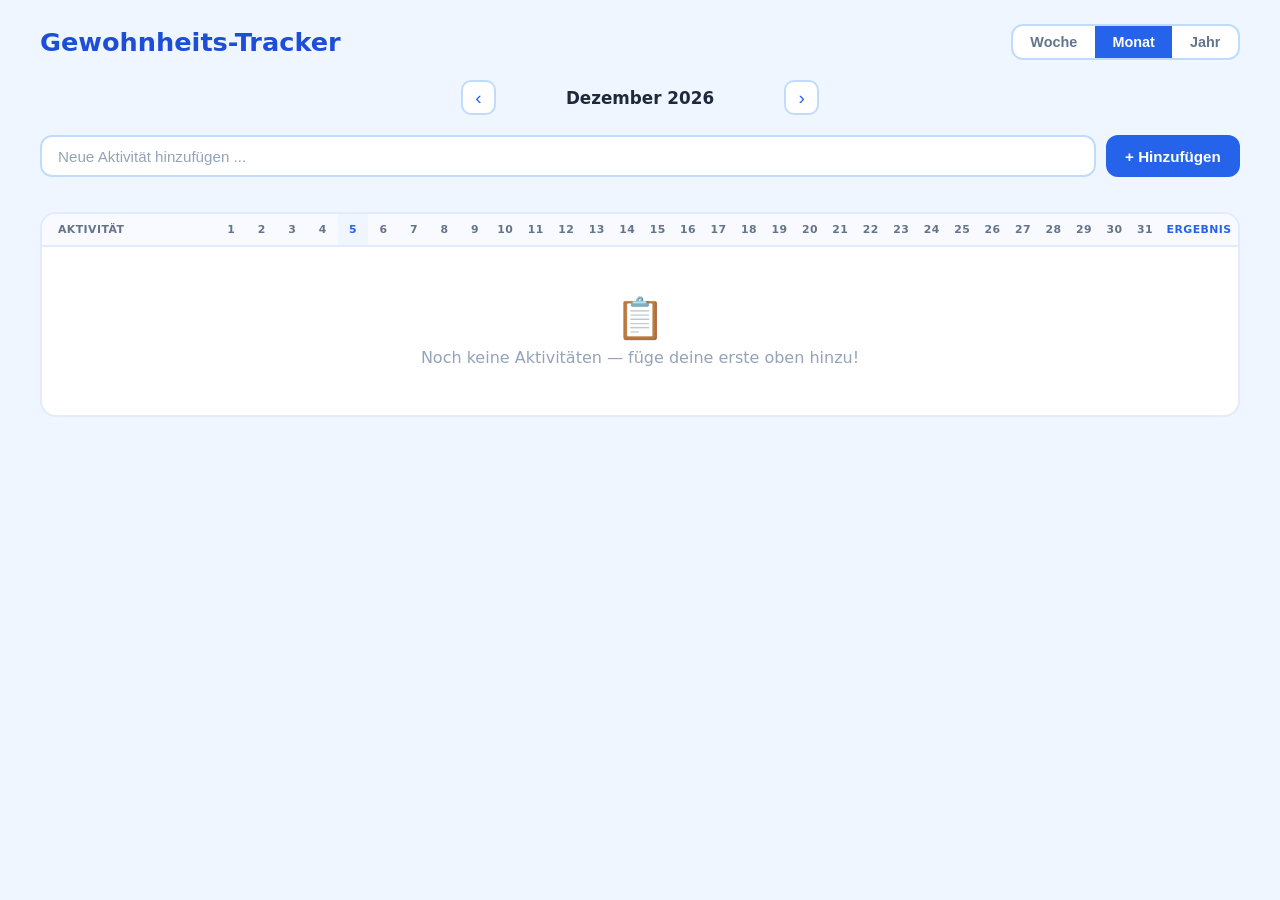
<file: index.html>
<!DOCTYPE html>
<html lang="de">
<head>
  <meta charset="UTF-8" />
  <meta name="viewport" content="width=device-width, initial-scale=1.0" />
  <title>Gewohnheits-Tracker</title>
  <style>
    *, *::before, *::after { box-sizing: border-box; margin: 0; padding: 0; }

    body {
      font-family: 'Segoe UI', system-ui, sans-serif;
      background: #f0f6ff;
      color: #1e293b;
      min-height: 100vh;
      padding: 1.5rem 1rem 4rem;
    }

    .container { max-width: 1200px; margin: 0 auto; }

    /* ── Top bar ── */
    .top-bar {
      display: flex;
      align-items: center;
      justify-content: space-between;
      flex-wrap: wrap;
      gap: 0.75rem;
      margin-bottom: 1.25rem;
    }

    .top-bar h1 {
      font-size: 1.6rem;
      font-weight: 700;
      color: #1d4ed8;
    }

    /* View tabs */
    .view-tabs {
      display: flex;
      background: #fff;
      border: 2px solid #bfdbfe;
      border-radius: 12px;
      overflow: hidden;
    }

    .view-tabs button {
      border: none;
      background: none;
      padding: 0.5rem 1.1rem;
      font-size: 0.9rem;
      font-weight: 600;
      color: #64748b;
      cursor: pointer;
      transition: all 0.18s;
    }

    .view-tabs button.active {
      background: #2563eb;
      color: #fff;
    }

    .view-tabs button:not(.active):hover { background: #eff6ff; color: #1d4ed8; }

    /* ── Period navigation ── */
    .period-nav {
      display: flex;
      align-items: center;
      justify-content: center;
      gap: 1rem;
      margin-bottom: 1.25rem;
    }

    .period-nav button {
      background: #fff;
      border: 2px solid #bfdbfe;
      color: #2563eb;
      font-size: 1.2rem;
      width: 2.2rem;
      height: 2.2rem;
      border-radius: 10px;
      cursor: pointer;
      display: flex;
      align-items: center;
      justify-content: center;
      transition: background 0.15s;
    }

    .period-nav button:hover { background: #eff6ff; }

    .period-nav .label {
      font-weight: 700;
      font-size: 1.05rem;
      color: #1e293b;
      min-width: 16rem;
      text-align: center;
    }

    /* ── Add form ── */
    .add-form {
      display: flex;
      gap: 0.6rem;
      margin-bottom: 1.1rem;
    }

    .add-form input {
      flex: 1;
      padding: 0.65rem 1rem;
      border: 2px solid #bfdbfe;
      border-radius: 12px;
      font-size: 0.95rem;
      background: #fff;
      outline: none;
      transition: border-color 0.2s;
    }

    .add-form input:focus { border-color: #2563eb; }
    .add-form input::placeholder { color: #94a3b8; }

    .add-form button {
      padding: 0.65rem 1.2rem;
      background: #2563eb;
      color: #fff;
      border: none;
      border-radius: 12px;
      font-size: 0.95rem;
      font-weight: 600;
      cursor: pointer;
      transition: background 0.2s;
      white-space: nowrap;
    }

    .add-form button:hover { background: #1d4ed8; }

    /* ── Summary chips ── */
    .summary {
      display: flex;
      flex-wrap: wrap;
      gap: 0.45rem;
      margin-bottom: 1.1rem;
    }

    .chip {
      display: flex;
      align-items: center;
      gap: 0.4rem;
      padding: 0.3rem 0.7rem;
      border-radius: 20px;
      font-size: 0.8rem;
      font-weight: 600;
    }

    .chip .dot { width: 9px; height: 9px; border-radius: 50%; flex-shrink: 0; }
    .chip .chip-name { max-width: 100px; overflow: hidden; text-overflow: ellipsis; white-space: nowrap; }
    .chip .chip-stats { opacity: 0.85; font-weight: 700; }

    /* ── Tracker table ── */
    .tracker-wrap {
      background: #fff;
      border: 2px solid #e2eafe;
      border-radius: 16px;
      overflow: hidden;
    }

    .tracker-scroll {
      overflow-x: auto;
      -webkit-overflow-scrolling: touch;
    }

    .tracker-scroll::-webkit-scrollbar { height: 5px; }
    .tracker-scroll::-webkit-scrollbar-track { background: #f1f5f9; }
    .tracker-scroll::-webkit-scrollbar-thumb { background: #bfdbfe; border-radius: 3px; }

    table { width: 100%; border-collapse: collapse; }

    /* Head */
    thead th {
      padding: 0.55rem 0.2rem;
      font-size: 0.68rem;
      font-weight: 700;
      text-transform: uppercase;
      letter-spacing: 0.04em;
      color: #64748b;
      background: #f8faff;
      border-bottom: 2px solid #e2eafe;
      text-align: center;
      white-space: nowrap;
    }

    thead th.th-name {
      text-align: left;
      padding-left: 1rem;
      min-width: 160px;
    }

    thead th.th-stats { color: #2563eb; min-width: 70px; }
    thead th.today-col { background: #eff6ff; color: #2563eb !important; }

    /* Body rows */
    tbody tr { border-bottom: 1px solid #f1f5f9; }
    tbody tr:last-child { border-bottom: none; }
    tbody tr:hover { background: #fafcff; }

    /* Name cell */
    td.td-name {
      padding: 0.65rem 0.5rem 0.65rem 1rem;
      min-width: 160px;
    }

    .habit-label {
      display: flex;
      align-items: center;
      gap: 0.45rem;
    }

    .color-bar {
      width: 5px;
      height: 1.8rem;
      border-radius: 3px;
      flex-shrink: 0;
    }

    .habit-name-text {
      font-weight: 600;
      font-size: 0.88rem;
      flex: 1;
      overflow: hidden;
      text-overflow: ellipsis;
      white-space: nowrap;
      max-width: 110px;
    }

    .del-btn {
      background: none;
      border: none;
      cursor: pointer;
      color: #cbd5e1;
      font-size: 0.8rem;
      padding: 0.15rem 0.3rem;
      border-radius: 5px;
      transition: color 0.15s, background 0.15s;
      flex-shrink: 0;
    }

    .del-btn:hover { color: #ef4444; background: #fef2f2; }

    /* Day cells (week/month view) */
    td.td-day {
      text-align: center;
      padding: 0.2rem 0.1rem;
      min-width: 30px;
    }

    td.td-day.today-col { background: #eff6ff; }

    .day-btn {
      width: 26px;
      height: 26px;
      border-radius: 7px;
      border: 2px solid #e2e8f0;
      background: #fff;
      cursor: pointer;
      transition: all 0.14s;
      position: relative;
      display: inline-block;
    }

    .day-btn:hover:not(:disabled) {
      border-color: #93c5fd;
      background: #eff6ff;
      transform: scale(1.12);
    }

    .day-btn:disabled { opacity: 0.28; cursor: default; }
    .day-btn.today-ring { border-color: #2563eb; border-width: 2px; }

    .day-btn.checked {
      border-color: transparent;
    }

    .day-btn.checked::after {
      content: '✓';
      position: absolute;
      inset: 0;
      display: flex;
      align-items: center;
      justify-content: center;
      font-size: 0.7rem;
      font-weight: 800;
      color: #fff;
      line-height: 24px;
      text-align: center;
    }

    /* Stats cell (week/month) */
    td.td-stats {
      text-align: center;
      padding: 0.4rem 0.6rem;
      min-width: 70px;
    }

    .stats-box {
      display: flex;
      flex-direction: column;
      align-items: center;
      gap: 2px;
    }

    .stats-count {
      font-size: 0.8rem;
      font-weight: 700;
      padding: 0.1rem 0.5rem;
      border-radius: 20px;
      white-space: nowrap;
    }

    .stats-pct {
      font-size: 0.72rem;
      font-weight: 600;
      color: #64748b;
    }

    /* ── Yearly view cells ── */
    td.td-year {
      text-align: center;
      padding: 0.3rem 0.2rem;
      min-width: 58px;
    }

    .year-cell {
      border-radius: 8px;
      padding: 0.4rem 0.2rem;
      min-height: 48px;
      display: flex;
      flex-direction: column;
      align-items: center;
      justify-content: center;
      gap: 1px;
      transition: transform 0.12s;
      cursor: default;
    }

    .year-cell:hover { transform: scale(1.05); }

    .year-cell .yc-pct {
      font-size: 0.82rem;
      font-weight: 700;
    }

    .year-cell .yc-count {
      font-size: 0.66rem;
      font-weight: 500;
    }

    .year-cell.future {
      background: #f1f5f9 !important;
      color: #cbd5e1;
    }

    /* Empty */
    .empty-td {
      padding: 3rem;
      text-align: center;
      color: #94a3b8;
    }

    .empty-icon { font-size: 2.5rem; margin-bottom: 0.4rem; }
  </style>
</head>
<body>
<div class="container">

  <!-- Top bar -->
  <div class="top-bar">
    <h1>Gewohnheits-Tracker</h1>
    <div class="view-tabs" id="view-tabs">
      <button data-view="week">Woche</button>
      <button data-view="month" class="active">Monat</button>
      <button data-view="year">Jahr</button>
    </div>
  </div>

  <!-- Period navigation -->
  <div class="period-nav">
    <button id="prev">&#8249;</button>
    <span class="label" id="period-label"></span>
    <button id="next">&#8250;</button>
  </div>

  <!-- Add form -->
  <form class="add-form" id="add-form">
    <input type="text" id="habit-input" placeholder="Neue Aktivität hinzufügen ..." maxlength="40" autocomplete="off" />
    <button type="submit">+ Hinzufügen</button>
  </form>

  <!-- Summary chips -->
  <div class="summary" id="summary"></div>

  <!-- Table -->
  <div class="tracker-wrap">
    <div class="tracker-scroll">
      <table id="tracker">
        <thead id="t-head"></thead>
        <tbody id="t-body"></tbody>
      </table>
    </div>
  </div>

</div>
<script>
// ── Constants ─────────────────────────────────────────
const PALETTE = [
  { bar:'#2563eb', chip:'#dbeafe', chipText:'#1d4ed8' },
  { bar:'#059669', chip:'#d1fae5', chipText:'#047857' },
  { bar:'#d97706', chip:'#fef3c7', chipText:'#b45309' },
  { bar:'#7c3aed', chip:'#ede9fe', chipText:'#6d28d9' },
  { bar:'#dc2626', chip:'#fee2e2', chipText:'#b91c1c' },
  { bar:'#0891b2', chip:'#cffafe', chipText:'#0e7490' },
  { bar:'#ea580c', chip:'#ffedd5', chipText:'#c2410c' },
  { bar:'#db2777', chip:'#fce7f3', chipText:'#be185d' },
];

const MONTHS = ['Januar','Februar','März','April','Mai','Juni',
                'Juli','August','September','Oktober','November','Dezember'];
const MONTHS_S = ['Jan','Feb','Mär','Apr','Mai','Jun','Jul','Aug','Sep','Okt','Nov','Dez'];
const DAYS_S   = ['Mo','Di','Mi','Do','Fr','Sa','So'];

// ── State ─────────────────────────────────────────────
const today = new Date(); today.setHours(0,0,0,0);
let viewMode = 'month';
let viewDate = new Date(today);

function loadData() {
  try { return JSON.parse(localStorage.getItem('ht3') || '{}'); } catch { return {}; }
}
function saveData(d) { localStorage.setItem('ht3', JSON.stringify(d)); }

let data = loadData();
if (!data.habits) data.habits = [];
if (!data.checks) data.checks = {};

// ── Helpers ───────────────────────────────────────────
function daysInMonth(y, m) { return new Date(y, m + 1, 0).getDate(); }
function daysInYear(y)      { return new Date(y, 1, 29).getMonth() === 1 ? 366 : 365; }

function colorOf(h) { return PALETTE[h.colorIndex % PALETTE.length]; }

function hexToRgb(hex) {
  return [
    parseInt(hex.slice(1,3),16),
    parseInt(hex.slice(3,5),16),
    parseInt(hex.slice(5,7),16)
  ];
}

function getMonthKey(y, m) {
  return `${y}-${String(m+1).padStart(2,'0')}`;
}

function getChecks(habitId, y, m) {
  const key = `${getMonthKey(y,m)}:${habitId}`;
  return new Set(data.checks[key] || []);
}

function toggleDay(habitId, y, m, d) {
  const key = `${getMonthKey(y,m)}:${habitId}`;
  const set = getChecks(habitId, y, m);
  const ds  = `${getMonthKey(y,m)}-${String(d).padStart(2,'0')}`;
  if (set.has(ds)) set.delete(ds); else set.add(ds);
  data.checks[key] = [...set];
  saveData(data);
  render();
}

// Monday of the week containing `viewDate`
function weekStart() {
  const d = new Date(viewDate);
  const day = d.getDay();
  d.setDate(d.getDate() - (day === 0 ? 6 : day - 1));
  d.setHours(0,0,0,0);
  return d;
}

function formatDE(date) {
  return date.toLocaleDateString('de-DE', { day:'2-digit', month:'2-digit' });
}

function isDateFuture(date) { return date > today; }

// ── Stats helpers ──────────────────────────────────────
function weekStats(habitId) {
  const ws = weekStart();
  let done = 0;
  for (let i = 0; i < 7; i++) {
    const d = new Date(ws); d.setDate(ws.getDate() + i);
    const y = d.getFullYear(), m = d.getMonth(), day = d.getDate();
    const ds = `${getMonthKey(y,m)}-${String(day).padStart(2,'0')}`;
    if (getChecks(habitId, y, m).has(ds)) done++;
  }
  return { done, total: 7 };
}

function monthStats(habitId, y, m) {
  const done  = getChecks(habitId, y, m).size;
  const total = daysInMonth(y, m);
  return { done, total };
}

function yearStats(habitId, y) {
  let done = 0, total = daysInYear(y);
  for (let m = 0; m < 12; m++) done += getChecks(habitId, y, m).size;
  return { done, total };
}

function pct(done, total) {
  if (total === 0) return 0;
  return Math.round(done / total * 100);
}

// ── Main render ───────────────────────────────────────
function render() {
  renderTabs();
  renderPeriodLabel();
  renderSummary();
  renderTable();
}

function renderTabs() {
  document.querySelectorAll('.view-tabs button').forEach(btn => {
    btn.classList.toggle('active', btn.dataset.view === viewMode);
  });
}

function renderPeriodLabel() {
  const el = document.getElementById('period-label');
  if (viewMode === 'week') {
    const ws = weekStart();
    const we = new Date(ws); we.setDate(ws.getDate() + 6);
    const kw = getISOWeek(ws);
    el.textContent = `KW ${kw} · ${formatDE(ws)} – ${formatDE(we)} ${ws.getFullYear()}`;
  } else if (viewMode === 'month') {
    el.textContent = `${MONTHS[viewDate.getMonth()]} ${viewDate.getFullYear()}`;
  } else {
    el.textContent = `${viewDate.getFullYear()}`;
  }
}

function renderSummary() {
  const el = document.getElementById('summary');
  if (!data.habits.length) { el.innerHTML = ''; return; }

  el.innerHTML = data.habits.map(h => {
    const c = colorOf(h);
    let stats;
    if (viewMode === 'week')       stats = weekStats(h.id);
    else if (viewMode === 'month') stats = monthStats(h.id, viewDate.getFullYear(), viewDate.getMonth());
    else                           stats = yearStats(h.id, viewDate.getFullYear());

    const p = pct(stats.done, stats.total);
    return `<div class="chip" style="background:${c.chip};color:${c.chipText}">
      <div class="dot" style="background:${c.bar}"></div>
      <span class="chip-name">${h.name}</span>
      <span class="chip-stats">${stats.done}/${stats.total} · ${p}%</span>
    </div>`;
  }).join('');
}

function renderTable() {
  if (viewMode === 'week')       renderWeekly();
  else if (viewMode === 'month') renderMonthly();
  else                           renderYearly();
}

// ── Weekly view ───────────────────────────────────────
function renderWeekly() {
  const ws = weekStart();
  const days = Array.from({length:7}, (_,i) => {
    const d = new Date(ws); d.setDate(ws.getDate() + i);
    return d;
  });

  // Head
  const th = days.map((d, i) => {
    const isToday = d.getTime() === today.getTime();
    return `<th class="${isToday ? 'today-col' : ''}">
      ${DAYS_S[i]}<br><small style="font-weight:400;font-size:0.62rem">${formatDE(d)}</small>
    </th>`;
  }).join('');
  document.getElementById('t-head').innerHTML =
    `<tr><th class="th-name">Aktivität</th>${th}<th class="th-stats">Ergebnis</th></tr>`;

  // Body
  if (!data.habits.length) { renderEmpty(9); return; }

  document.getElementById('t-body').innerHTML = data.habits.map(h => {
    const c = colorOf(h);
    const cells = days.map(d => {
      const y = d.getFullYear(), m = d.getMonth(), day = d.getDate();
      const ds = `${getMonthKey(y,m)}-${String(day).padStart(2,'0')}`;
      const checked  = getChecks(h.id, y, m).has(ds);
      const isToday  = d.getTime() === today.getTime();
      const isFuture = isDateFuture(d);

      let cls = 'day-btn';
      if (isToday)  cls += ' today-ring';
      if (checked)  cls += ' checked';
      const style = checked ? `background:${c.bar};` : isToday ? `border-color:${c.bar};` : '';

      return `<td class="td-day${isToday?' today-col':''}">
        <button class="${cls}" style="${style}"
          data-hid="${h.id}" data-y="${y}" data-m="${m}" data-d="${day}"
          ${isFuture ? 'disabled' : ''}></button>
      </td>`;
    }).join('');

    const s = weekStats(h.id);
    const p = pct(s.done, s.total);
    return `<tr>
      <td class="td-name"><div class="habit-label">
        <div class="color-bar" style="background:${c.bar}"></div>
        <span class="habit-name-text">${h.name}</span>
        <button class="del-btn" data-del="${h.id}">✕</button>
      </div></td>
      ${cells}
      <td class="td-stats"><div class="stats-box">
        <span class="stats-count" style="background:${c.chip};color:${c.chipText}">${s.done}/${s.total}</span>
        <span class="stats-pct">${p}%</span>
      </div></td>
    </tr>`;
  }).join('');

  bindEvents();
}

// ── Monthly view ──────────────────────────────────────
function renderMonthly() {
  const y = viewDate.getFullYear(), m = viewDate.getMonth();
  const total = daysInMonth(y, m);

  const th = Array.from({length:total}, (_,i) => {
    const d = new Date(y, m, i+1);
    const isToday = d.getTime() === today.getTime();
    return `<th class="${isToday?'today-col':''}" style="min-width:28px">${i+1}</th>`;
  }).join('');
  document.getElementById('t-head').innerHTML =
    `<tr><th class="th-name">Aktivität</th>${th}<th class="th-stats">Ergebnis</th></tr>`;

  if (!data.habits.length) { renderEmpty(total + 2); return; }

  document.getElementById('t-body').innerHTML = data.habits.map(h => {
    const c = colorOf(h);
    const checks = getChecks(h.id, y, m);

    const cells = Array.from({length:total}, (_,i) => {
      const day = i + 1;
      const d   = new Date(y, m, day);
      const ds  = `${getMonthKey(y,m)}-${String(day).padStart(2,'0')}`;
      const checked  = checks.has(ds);
      const isToday  = d.getTime() === today.getTime();
      const isFuture = isDateFuture(d);

      let cls = 'day-btn';
      if (isToday)  cls += ' today-ring';
      if (checked)  cls += ' checked';
      const style = checked ? `background:${c.bar};` : isToday ? `border-color:${c.bar};` : '';

      return `<td class="td-day${isToday?' today-col':''}">
        <button class="${cls}" style="${style}"
          data-hid="${h.id}" data-y="${y}" data-m="${m}" data-d="${day}"
          ${isFuture ? 'disabled' : ''}></button>
      </td>`;
    }).join('');

    const s = monthStats(h.id, y, m);
    const p = pct(s.done, s.total);
    return `<tr>
      <td class="td-name"><div class="habit-label">
        <div class="color-bar" style="background:${c.bar}"></div>
        <span class="habit-name-text">${h.name}</span>
        <button class="del-btn" data-del="${h.id}">✕</button>
      </div></td>
      ${cells}
      <td class="td-stats"><div class="stats-box">
        <span class="stats-count" style="background:${c.chip};color:${c.chipText}">${s.done}/${s.total}</span>
        <span class="stats-pct">${p}%</span>
      </div></td>
    </tr>`;
  }).join('');

  bindEvents();
}

// ── Yearly view ───────────────────────────────────────
function renderYearly() {
  const y = viewDate.getFullYear();
  const nowYear = today.getFullYear(), nowMonth = today.getMonth();

  const th = MONTHS_S.map(n => `<th style="min-width:58px">${n}</th>`).join('');
  document.getElementById('t-head').innerHTML =
    `<tr><th class="th-name">Aktivität</th>${th}<th class="th-stats">Jahr</th></tr>`;

  if (!data.habits.length) { renderEmpty(14); return; }

  document.getElementById('t-body').innerHTML = data.habits.map(h => {
    const c = colorOf(h);
    const [r, g, b] = hexToRgb(c.bar);

    const cells = Array.from({length:12}, (_,m) => {
      const isFuture = (y > nowYear) || (y === nowYear && m > nowMonth);
      const s  = monthStats(h.id, y, m);
      const p  = pct(s.done, s.total);
      const op = Math.min(p / 100 * 0.75, 0.75);

      if (isFuture) {
        return `<td class="td-year"><div class="year-cell future">
          <span class="yc-pct">–</span>
        </div></td>`;
      }

      const bg  = p > 0 ? `rgba(${r},${g},${b},${op})` : '#f1f5f9';
      const txt = p > 0 ? c.chipText : '#94a3b8';

      return `<td class="td-year"><div class="year-cell" style="background:${bg};color:${txt}"
        title="${MONTHS[m]}: ${s.done}/${s.total} Tage (${p}%)">
        <span class="yc-pct">${p}%</span>
        <span class="yc-count">${s.done}/${s.total}</span>
      </div></td>`;
    }).join('');

    const ys = yearStats(h.id, y);
    const yp = pct(ys.done, ys.total);
    return `<tr>
      <td class="td-name"><div class="habit-label">
        <div class="color-bar" style="background:${c.bar}"></div>
        <span class="habit-name-text">${h.name}</span>
        <button class="del-btn" data-del="${h.id}">✕</button>
      </div></td>
      ${cells}
      <td class="td-stats"><div class="stats-box">
        <span class="stats-count" style="background:${c.chip};color:${c.chipText}">${ys.done}/${ys.total}</span>
        <span class="stats-pct">${yp}%</span>
      </div></td>
    </tr>`;
  }).join('');

  bindEvents();
}

// ── Empty state ───────────────────────────────────────
function renderEmpty(cols) {
  document.getElementById('t-body').innerHTML = `<tr>
    <td class="empty-td" colspan="${cols}">
      <div class="empty-icon">📋</div>
      Noch keine Aktivitäten — füge deine erste oben hinzu!
    </td>
  </tr>`;
}

// ── Event binding ─────────────────────────────────────
function bindEvents() {
  document.querySelectorAll('.day-btn:not(:disabled)').forEach(btn => {
    btn.addEventListener('click', () => {
      toggleDay(btn.dataset.hid,
        Number(btn.dataset.y), Number(btn.dataset.m), Number(btn.dataset.d));
    });
  });
  document.querySelectorAll('.del-btn').forEach(btn => {
    btn.addEventListener('click', () => {
      const h = data.habits.find(x => x.id === btn.dataset.del);
      if (h && confirm(`"${h.name}" wirklich löschen?`)) {
        data.habits = data.habits.filter(x => x.id !== h.id);
        saveData(data);
        render();
      }
    });
  });
}

// ── Navigation ────────────────────────────────────────
document.getElementById('prev').addEventListener('click', () => {
  if (viewMode === 'week')       viewDate.setDate(viewDate.getDate() - 7);
  else if (viewMode === 'month') viewDate.setMonth(viewDate.getMonth() - 1);
  else                           viewDate.setFullYear(viewDate.getFullYear() - 1);
  render();
});

document.getElementById('next').addEventListener('click', () => {
  if (viewMode === 'week')       viewDate.setDate(viewDate.getDate() + 7);
  else if (viewMode === 'month') viewDate.setMonth(viewDate.getMonth() + 1);
  else                           viewDate.setFullYear(viewDate.getFullYear() + 1);
  render();
});

document.querySelectorAll('.view-tabs button').forEach(btn => {
  btn.addEventListener('click', () => {
    viewMode = btn.dataset.view;
    viewDate = new Date(today);
    render();
  });
});

// ── Add habit ─────────────────────────────────────────
document.getElementById('add-form').addEventListener('submit', e => {
  e.preventDefault();
  const inp  = document.getElementById('habit-input');
  const name = inp.value.trim();
  if (!name) return;
  data.habits.push({ id: Date.now().toString(), name, colorIndex: data.habits.length });
  saveData(data);
  inp.value = '';
  render();
});

// ── ISO week helper ───────────────────────────────────
function getISOWeek(date) {
  const d = new Date(date);
  d.setDate(d.getDate() + 4 - (d.getDay() || 7));
  return Math.ceil(((d - new Date(d.getFullYear(),0,1)) / 86400000 + 1) / 7);
}

render();
</script>
</body>
</html>
</file>
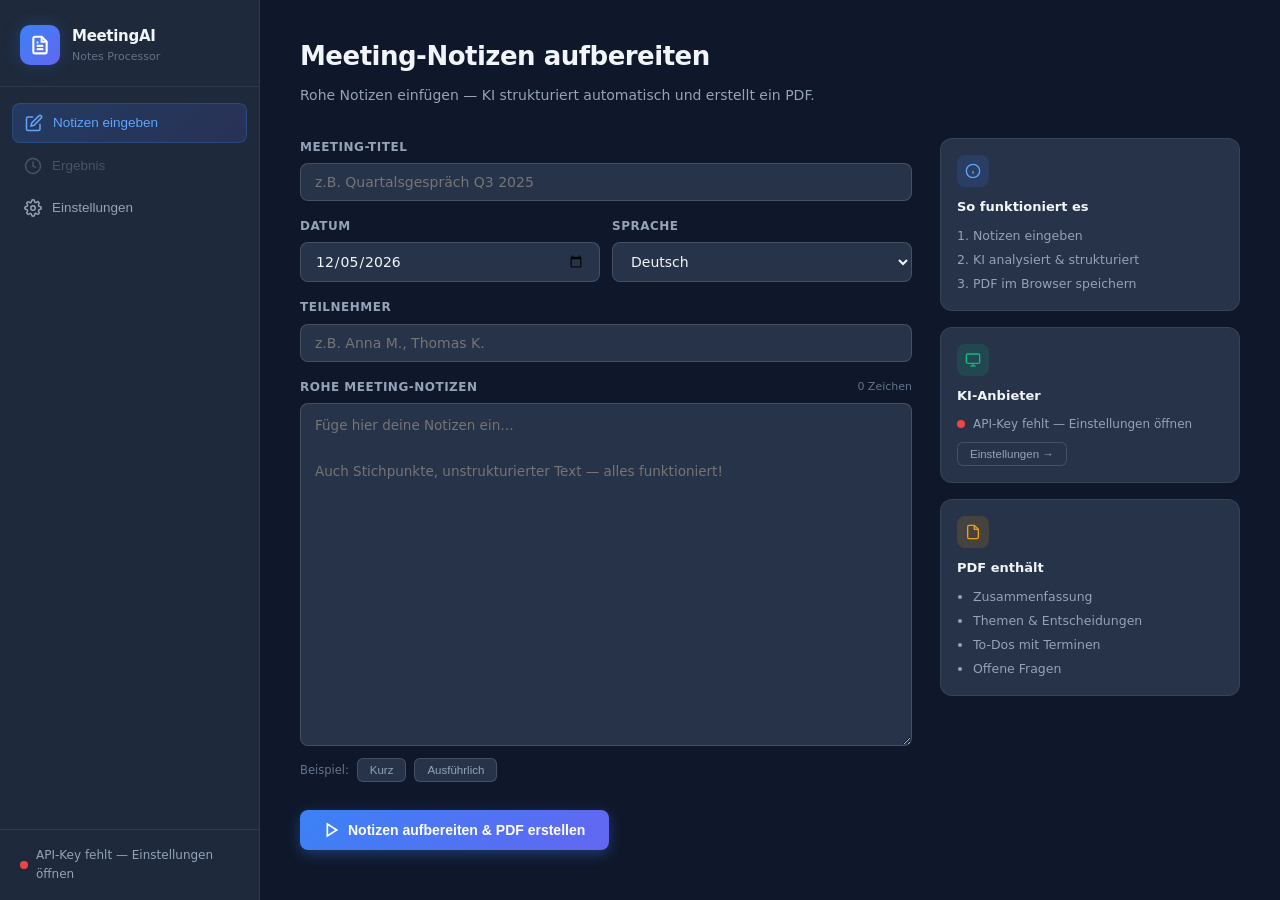
<file: docs/index.html>
<!DOCTYPE html>
<html lang="de">
<head>
<meta charset="UTF-8"/>
<meta name="viewport" content="width=device-width,initial-scale=1.0"/>
<title>MeetingAI – Notes Processor</title>
<style>
/* ── RESET ─────────────────────────────────────────────────── */
*,*::before,*::after{box-sizing:border-box;margin:0;padding:0}
:root{
  --bg:#0f172a;--bg2:#1e293b;--bg3:#334155;
  --surf:#1e293b;--surf2:#263348;
  --bord:rgba(255,255,255,.08);--bord2:rgba(255,255,255,.14);
  --text:#f1f5f9;--muted:#94a3b8;--dim:#64748b;
  --accent:#3b82f6;--accent2:#60a5fa;--glow:rgba(59,130,246,.25);
  --ok:#10b981;--warn:#f59e0b;--err:#ef4444;
  --r:12px;--rs:8px;--sw:260px
}
html,body{height:100%;font-family:'Segoe UI',system-ui,sans-serif;background:var(--bg);color:var(--text);font-size:14px;line-height:1.6;-webkit-font-smoothing:antialiased}
/* ── LAYOUT ──────────────────────────────────────────────── */
.app{display:flex;height:100vh;overflow:hidden}
/* ── SIDEBAR ─────────────────────────────────────────────── */
.sidebar{width:var(--sw);background:var(--surf);border-right:1px solid var(--bord);display:flex;flex-direction:column;flex-shrink:0}
.logo{display:flex;align-items:center;gap:12px;padding:24px 20px 20px;border-bottom:1px solid var(--bord)}
.logo-icon{width:40px;height:40px;background:linear-gradient(135deg,var(--accent),#6366f1);border-radius:10px;display:flex;align-items:center;justify-content:center;flex-shrink:0;box-shadow:0 0 16px var(--glow)}
.logo-icon svg{width:20px;height:20px;color:#fff}
.logo-title{font-size:15px;font-weight:800;letter-spacing:-.3px}
.logo-sub{font-size:11px;color:var(--dim)}
nav{flex:1;padding:16px 12px;display:flex;flex-direction:column;gap:4px}
.ni{display:flex;align-items:center;gap:10px;padding:10px 12px;border-radius:var(--rs);border:none;background:transparent;color:var(--muted);font-size:13.5px;font-weight:500;cursor:pointer;transition:all .15s;text-align:left;width:100%}
.ni svg{width:18px;height:18px;flex-shrink:0}
.ni:hover:not(:disabled){background:var(--surf2);color:var(--text)}
.ni.active{background:linear-gradient(135deg,rgba(59,130,246,.2),rgba(99,102,241,.15));color:var(--accent2);border:1px solid rgba(59,130,246,.25)}
.ni:disabled{opacity:.35;cursor:not-allowed}
.sidebar-foot{padding:16px 20px;border-top:1px solid var(--bord)}
.st{display:flex;align-items:center;gap:8px;font-size:12px;color:var(--muted)}
.dot{width:8px;height:8px;border-radius:50%;background:var(--dim);flex-shrink:0;transition:background .3s}
.dot.on{background:var(--ok);box-shadow:0 0 6px var(--ok)}
.dot.off{background:var(--err)}
.dot.chk{background:var(--warn);animation:pulse 1s infinite}
@keyframes pulse{0%,100%{opacity:1}50%{opacity:.4}}
/* ── MAIN ────────────────────────────────────────────────── */
.main{flex:1;overflow-y:auto;padding:36px 40px;scroll-behavior:smooth}
.tab{display:none}
.tab.active{display:block;animation:fi .2s}
@keyframes fi{from{opacity:0;transform:translateY(6px)}to{opacity:1}}
.ph{margin-bottom:32px}
.ph h1{font-size:26px;font-weight:800;letter-spacing:-.5px}
.ph p{margin-top:6px;color:var(--muted)}
/* ── FORM ────────────────────────────────────────────────── */
.fg{display:flex;flex-direction:column;gap:6px}
label{font-size:12px;font-weight:700;text-transform:uppercase;letter-spacing:.5px;color:var(--muted);display:flex;justify-content:space-between;align-items:center}
input[type=text],input[type=date],input[type=password],select,textarea{background:var(--surf2);border:1.5px solid var(--bord2);border-radius:var(--rs);color:var(--text);font-size:14px;font-family:inherit;padding:10px 14px;transition:border-color .15s,box-shadow .15s;outline:none;width:100%}
input:focus,select:focus,textarea:focus{border-color:var(--accent);box-shadow:0 0 0 3px var(--glow)}
select option{background:var(--surf)}
textarea{resize:vertical;min-height:200px;line-height:1.7;font-size:13.5px}
small{font-size:11.5px;color:var(--dim);line-height:1.5}
small code,code{background:var(--bg);padding:1px 5px;border-radius:4px;font-size:11px}
.form-grid{display:grid;grid-template-columns:1fr 300px;gap:28px;margin-bottom:28px}
.form-col{display:flex;flex-direction:column;gap:16px}
.form-row{display:grid;grid-template-columns:1fr 1fr;gap:12px}
.cc{font-size:11px;font-weight:400;text-transform:none;letter-spacing:0;color:var(--dim)}
.tpls{display:flex;align-items:center;gap:8px;margin-top:6px}
.tpls span{font-size:11.5px;color:var(--dim)}
/* ── INFO CARDS ──────────────────────────────────────────── */
.ic{background:var(--surf2);border:1px solid var(--bord);border-radius:var(--r);padding:16px}
.ic-icon{width:32px;height:32px;border-radius:8px;background:rgba(59,130,246,.15);display:flex;align-items:center;justify-content:center;margin-bottom:10px}
.ic-icon svg{width:16px;height:16px;color:var(--accent2)}
.ic h3{font-size:13px;font-weight:700;margin-bottom:8px}
.ic ol,.ic ul{padding-left:16px;font-size:12.5px;color:var(--muted);display:flex;flex-direction:column;gap:4px}
.ic p{font-size:12.5px;color:var(--muted);margin-bottom:8px}
.ic-green .ic-icon{background:rgba(16,185,129,.15)}.ic-green .ic-icon svg{color:var(--ok)}
.ic-orange .ic-icon{background:rgba(245,158,11,.15)}.ic-orange .ic-icon svg{color:var(--warn)}
/* ── BUTTONS ─────────────────────────────────────────────── */
.bp{display:inline-flex;align-items:center;gap:8px;padding:12px 24px;background:linear-gradient(135deg,var(--accent),#6366f1);color:#fff;font-size:14px;font-weight:700;border:none;border-radius:var(--rs);cursor:pointer;transition:all .15s;text-decoration:none;box-shadow:0 4px 14px rgba(59,130,246,.35);white-space:nowrap}
.bp svg{width:16px;height:16px}
.bp:hover{transform:translateY(-1px);box-shadow:0 6px 20px rgba(59,130,246,.45)}
.bp:disabled{opacity:.5;cursor:not-allowed;transform:none}
.bs{display:inline-flex;align-items:center;gap:8px;padding:10px 18px;background:var(--surf2);color:var(--text);font-size:13.5px;font-weight:600;border:1.5px solid var(--bord2);border-radius:var(--rs);cursor:pointer;transition:all .15s;text-decoration:none}
.bs svg{width:15px;height:15px}
.bs:hover{background:var(--bg3);border-color:var(--accent);color:var(--accent2)}
.bg{display:inline-flex;align-items:center;gap:8px;padding:10px 18px;background:transparent;color:var(--muted);font-size:13.5px;border:none;border-radius:var(--rs);cursor:pointer;transition:all .15s}
.bg svg{width:15px;height:15px}
.bg:hover{color:var(--text);background:var(--surf2)}
.tbl{display:inline-flex;align-items:center;gap:6px;padding:5px 12px;background:var(--surf2);border:1px solid var(--bord2);border-radius:6px;color:var(--muted);font-size:11.5px;cursor:pointer;transition:all .15s}
.tbl:hover{background:var(--bg3);color:var(--text)}
/* ── ACTION BAR ──────────────────────────────────────────── */
.abar{display:flex;align-items:center;gap:16px;margin-bottom:20px}
/* ── PROGRESS ────────────────────────────────────────────── */
.prog{background:var(--surf);border:1px solid var(--bord);border-radius:var(--r);padding:20px 24px;margin-bottom:20px}
.psteps{display:flex;gap:24px;margin-bottom:16px;flex-wrap:wrap}
.pstep{display:flex;align-items:center;gap:8px;font-size:13px;color:var(--dim);transition:color .3s}
.pstep.active{color:var(--accent2)}.pstep.done{color:var(--ok)}
.pstep .sd{width:8px;height:8px;border-radius:50%;background:var(--dim);flex-shrink:0;transition:background .3s}
.pstep.active .sd{background:var(--accent);box-shadow:0 0 8px var(--accent);animation:pulse 1s infinite}
.pstep.done .sd{background:var(--ok)}
.pbar{height:4px;background:var(--bg3);border-radius:2px;overflow:hidden}
.pfill{height:100%;background:linear-gradient(90deg,var(--accent),#6366f1);border-radius:2px;width:0;transition:width .8s ease}
/* ── ERROR ───────────────────────────────────────────────── */
.eb{display:flex;align-items:flex-start;gap:10px;background:rgba(239,68,68,.1);border:1px solid rgba(239,68,68,.3);border-radius:var(--rs);padding:14px 16px;color:#fca5a5;font-size:13.5px;margin-bottom:16px}
.eb svg{width:18px;height:18px;flex-shrink:0;margin-top:1px}
/* ── RESULT ──────────────────────────────────────────────── */
.rbar{display:flex;align-items:center;justify-content:space-between;background:var(--surf);border:1px solid var(--bord);border-radius:var(--r);padding:16px 20px;margin-bottom:24px;flex-wrap:wrap;gap:12px}
.rfi{display:flex;align-items:center;gap:10px;font-size:14px;font-weight:600}
.rfi svg{width:20px;height:20px;color:var(--warn)}
.ract{display:flex;gap:10px;flex-wrap:wrap}
.rg{display:grid;grid-template-columns:1fr 1fr;gap:16px;margin-bottom:24px}
.rc{background:var(--surf);border:1px solid var(--bord);border-radius:var(--r);padding:18px}
.rc.fw{grid-column:1/-1}.rc.sc{border-left:3px solid var(--accent)}
.rch{display:flex;align-items:center;gap:8px;margin-bottom:12px;padding-bottom:10px;border-bottom:1px solid var(--bord)}
.rcd{width:8px;height:8px;border-radius:50%;flex-shrink:0}
.rct{font-size:12px;font-weight:700;text-transform:uppercase;letter-spacing:.5px;color:var(--muted);flex:1}
.rcc{font-size:11px;background:var(--bg3);color:var(--dim);padding:2px 8px;border-radius:10px;font-weight:600}
.rst{font-size:14px;line-height:1.7;font-style:italic}
.chip{display:inline-block;background:rgba(59,130,246,.12);border:1px solid rgba(59,130,246,.25);color:var(--accent2);font-size:12px;padding:4px 12px;border-radius:20px;margin:2px}
.rl{list-style:none;display:flex;flex-direction:column;gap:6px}
.rl li{display:flex;align-items:flex-start;gap:8px;font-size:13.5px;padding:8px 10px;background:var(--surf2);border-radius:6px}
.rl li::before{content:'✓';color:var(--ok);font-weight:700;flex-shrink:0;font-size:12px;margin-top:2px}
.rql li::before{content:'?';background:#7c3aed;color:#fff;width:16px;height:16px;border-radius:50%;font-size:10px;display:flex;align-items:center;justify-content:center;text-align:center;flex-shrink:0;margin-top:2px}
.rt{width:100%;border-collapse:collapse;font-size:13px}
.rt th{text-align:left;padding:8px 10px;font-size:11px;font-weight:700;text-transform:uppercase;letter-spacing:.4px;color:var(--dim);border-bottom:1px solid var(--bord)}
.rt td{padding:9px 10px;border-bottom:1px solid var(--bord);color:var(--muted);vertical-align:top}
.rt tr:last-child td{border-bottom:none}
.rt .tc{color:var(--text);font-weight:500}
.rt .trsp{color:#a78bfa;font-weight:600;white-space:nowrap}
.rdl{display:inline-block;background:rgba(245,158,11,.15);border:1px solid rgba(245,158,11,.3);color:#fcd34d;font-size:11px;font-weight:600;padding:2px 8px;border-radius:10px}
.rnext{font-size:14px;font-weight:500;padding:8px 10px;background:var(--surf2);border-radius:6px}
.re{font-size:12.5px;color:var(--dim);font-style:italic}
/* ── SETTINGS ────────────────────────────────────────────── */
.sc{background:var(--surf);border:1px solid var(--bord);border-radius:var(--r);padding:24px;margin-bottom:20px}
.sc h2{font-size:16px;font-weight:700;margin-bottom:20px}
.pg{display:grid;grid-template-columns:1fr 1fr;gap:12px;margin-bottom:4px}
.pc{background:var(--surf2);border:1.5px solid var(--bord);border-radius:var(--r);padding:16px;cursor:pointer;transition:all .15s;position:relative}
.pc:hover{border-color:var(--bord2);background:var(--bg3)}
.pc.sel{border-color:var(--accent);background:rgba(59,130,246,.08);box-shadow:0 0 0 3px var(--glow)}
.pb{display:inline-block;font-size:10px;font-weight:700;text-transform:uppercase;letter-spacing:.5px;padding:2px 8px;border-radius:10px;margin-bottom:8px;background:var(--bg3);color:var(--dim)}
.pb.free{background:rgba(16,185,129,.15);color:#6ee7b7}
.pb.loc{background:rgba(99,102,241,.15);color:#a5b4fc}
.pn{font-size:14px;font-weight:700;margin-bottom:4px}
.pd{font-size:12px;color:var(--muted);line-height:1.5}
.ssb{display:flex;align-items:center;gap:8px;background:var(--surf2);border:1px solid var(--bord);border-radius:var(--rs);padding:10px 14px;font-size:13px;color:var(--muted);margin-top:16px}
.mr{display:flex;gap:10px}
.mr select{flex:1}
/* ── INSTALL STEPS ───────────────────────────────────────── */
.is{display:flex;flex-direction:column;gap:16px}
.ist{display:flex;gap:14px;align-items:flex-start}
.isn{width:28px;height:28px;border-radius:50%;background:var(--accent);color:#fff;font-size:13px;font-weight:700;display:flex;align-items:center;justify-content:center;flex-shrink:0}
.ist strong{display:block;font-size:14px;margin-bottom:4px}
.ist p{font-size:13px;color:var(--muted)}
.cb{display:block;background:var(--bg);border:1px solid var(--bord);border-radius:6px;padding:8px 12px;font-family:monospace;font-size:13px;color:#86efac;margin-top:6px}
/* ── SCROLLBAR ───────────────────────────────────────────── */
::-webkit-scrollbar{width:6px}
::-webkit-scrollbar-track{background:transparent}
::-webkit-scrollbar-thumb{background:var(--bg3);border-radius:3px}
.bl{position:relative;pointer-events:none;opacity:.8}
.bl::after{content:'';position:absolute;right:14px;top:50%;transform:translateY(-50%);width:14px;height:14px;border:2px solid rgba(255,255,255,.3);border-top-color:#fff;border-radius:50%;animation:spin .7s linear infinite}
@keyframes spin{to{transform:translateY(-50%) rotate(360deg)}}

/* ── PRINT STYLES (PDF export) ───────────────────────────── */
@media print{
  *{-webkit-print-color-adjust:exact!important;print-color-adjust:exact!important}
  .app,.sidebar,.main,nav{display:block!important;width:100%!important;height:auto!important;overflow:visible!important;border:none!important}
  .sidebar,.abar,.rbar,.result-actions-bottom,.prog,.eb,nav,.logo-sub,.sidebar-foot{display:none!important}
  .tab{display:none!important}
  .tab.active,.rg{display:block!important}
  body{background:#fff!important;color:#1e293b!important;font-family:'Helvetica Neue',Arial,sans-serif;font-size:10pt}
  .ph{display:none!important}
  #print-header{display:block!important}
  .rc{background:#fff!important;border:1px solid #e2e8f0!important;border-radius:8px;padding:14px 16px;margin-bottom:12px;break-inside:avoid;page-break-inside:avoid}
  .rc.fw,.rg{display:block!important}
  .rc.sc{border-left:4px solid #1d4ed8!important}
  .rch{border-bottom:1px solid #e2e8f0!important}
  .rct{color:#64748b!important}
  .rcd{print-color-adjust:exact}
  .rst{color:#1e293b!important}
  .chip{background:#eff6ff!important;border:1px solid #bfdbfe!important;color:#1d4ed8!important}
  .rl li{background:#f0fdf4!important;border:1px solid #bbf7d0!important;color:#14532d!important}
  .rl li::before{color:#16a34a!important}
  .rql li{background:#fdf4ff!important;border:1px solid #e9d5ff!important;color:#4a1d96!important}
  .rt th{color:#64748b!important;border-bottom:1px solid #e2e8f0!important}
  .rt td{border-bottom:1px solid #f1f5f9!important;color:#334155!important}
  .rt .tc{color:#0f172a!important}
  .rt .trsp{color:#4f46e5!important}
  .rdl{background:#fef3c7!important;color:#92400e!important;border-color:#fcd34d!important}
  .rnext{background:#f8fafc!important;color:#334155!important}
}
#print-header{display:none;background:linear-gradient(135deg,#0f172a,#1e3a5f,#1d4ed8);color:#fff;padding:24px 28px;border-radius:10px;margin-bottom:20px;print-color-adjust:exact}
#print-header h1{font-size:20pt;font-weight:800;margin-bottom:10px}
#print-header .pm{display:flex;gap:20px;font-size:8.5pt;color:rgba(255,255,255,.8);flex-wrap:wrap}
#print-header .pl{color:rgba(255,255,255,.5);font-size:7pt;text-transform:uppercase;margin-right:4px}
</style>
</head>
<body>
<div class="app">

<!-- SIDEBAR -->
<aside class="sidebar">
  <div class="logo">
    <div class="logo-icon">
      <svg viewBox="0 0 24 24" fill="none" stroke="currentColor" stroke-width="2.5">
        <path d="M14 2H6a2 2 0 0 0-2 2v16a2 2 0 0 0 2 2h12a2 2 0 0 0 2-2V8z"/>
        <polyline points="14 2 14 8 20 8"/>
        <line x1="16" y1="13" x2="8" y2="13"/><line x1="16" y1="17" x2="8" y2="17"/>
        <polyline points="10 9 9 9 8 9"/>
      </svg>
    </div>
    <div><div class="logo-title">MeetingAI</div><div class="logo-sub">Notes Processor</div></div>
  </div>

  <nav>
    <button class="ni active" data-tab="input">
      <svg viewBox="0 0 24 24" fill="none" stroke="currentColor" stroke-width="2"><path d="M11 4H4a2 2 0 0 0-2 2v14a2 2 0 0 0 2 2h14a2 2 0 0 0 2-2v-7"/><path d="M18.5 2.5a2.121 2.121 0 0 1 3 3L12 15l-4 1 1-4 9.5-9.5z"/></svg>
      Notizen eingeben
    </button>
    <button class="ni" data-tab="result" id="rtab" disabled>
      <svg viewBox="0 0 24 24" fill="none" stroke="currentColor" stroke-width="2"><circle cx="12" cy="12" r="10"/><polyline points="12 6 12 12 16 14"/></svg>
      Ergebnis
    </button>
    <button class="ni" data-tab="settings">
      <svg viewBox="0 0 24 24" fill="none" stroke="currentColor" stroke-width="2"><circle cx="12" cy="12" r="3"/><path d="M19.4 15a1.65 1.65 0 0 0 .33 1.82l.06.06a2 2 0 0 1-2.83 2.83l-.06-.06a1.65 1.65 0 0 0-1.82-.33 1.65 1.65 0 0 0-1 1.51V21a2 2 0 0 1-4 0v-.09A1.65 1.65 0 0 0 9 19.4a1.65 1.65 0 0 0-1.82.33l-.06.06a2 2 0 0 1-2.83-2.83l.06-.06A1.65 1.65 0 0 0 4.68 15a1.65 1.65 0 0 0-1.51-1H3a2 2 0 0 1 0-4h.09A1.65 1.65 0 0 0 4.6 9a1.65 1.65 0 0 0-.33-1.82l-.06-.06a2 2 0 0 1 2.83-2.83l.06.06A1.65 1.65 0 0 0 9 4.68a1.65 1.65 0 0 0 1-1.51V3a2 2 0 0 1 4 0v.09a1.65 1.65 0 0 0 1 1.51 1.65 1.65 0 0 0 1.82-.33l.06-.06a2 2 0 0 1 2.83 2.83l-.06.06A1.65 1.65 0 0 0 19.4 9a1.65 1.65 0 0 0 1.51 1H21a2 2 0 0 1 0 4h-.09a1.65 1.65 0 0 0-1.51 1z"/></svg>
      Einstellungen
    </button>
  </nav>

  <div class="sidebar-foot">
    <div class="st" id="ai-st"><div class="dot chk" id="ai-dot"></div><span id="ai-sp">Wird geprüft…</span></div>
  </div>
</aside>

<!-- MAIN -->
<main class="main">

<!-- ── INPUT TAB ── -->
<div class="tab active" id="tab-input">
  <div class="ph">
    <h1>Meeting-Notizen aufbereiten</h1>
    <p>Rohe Notizen einfügen — KI strukturiert automatisch und erstellt ein PDF.</p>
  </div>

  <div class="form-grid">
    <div class="form-col">
      <div class="fg"><label for="mtitle">Meeting-Titel</label>
        <input type="text" id="mtitle" placeholder="z.B. Quartalsgespräch Q3 2025"/></div>
      <div class="form-row">
        <div class="fg"><label for="mdate">Datum</label><input type="date" id="mdate"/></div>
        <div class="fg"><label for="mlang">Sprache</label>
          <select id="mlang"><option value="de">Deutsch</option><option value="en">English</option></select></div>
      </div>
      <div class="fg"><label for="mparts">Teilnehmer</label>
        <input type="text" id="mparts" placeholder="z.B. Anna M., Thomas K."/></div>
      <div class="fg" style="flex:1">
        <label for="mnotes">Rohe Meeting-Notizen <span class="cc" id="cc">0 Zeichen</span></label>
        <textarea id="mnotes" rows="14" placeholder="Füge hier deine Notizen ein…&#10;&#10;Auch Stichpunkte, unstrukturierter Text — alles funktioniert!"></textarea>
        <div class="tpls"><span>Beispiel:</span>
          <button class="tbl" onclick="tpl('s')">Kurz</button>
          <button class="tbl" onclick="tpl('l')">Ausführlich</button>
        </div>
      </div>
    </div>

    <div class="form-col">
      <div class="ic">
        <div class="ic-icon"><svg viewBox="0 0 24 24" fill="none" stroke="currentColor" stroke-width="2"><path d="M12 2a10 10 0 1 0 0 20A10 10 0 0 0 12 2z"/><line x1="12" y1="16" x2="12" y2="12"/><line x1="12" y1="8" x2="12.01" y2="8"/></svg></div>
        <h3>So funktioniert es</h3>
        <ol><li>Notizen eingeben</li><li>KI analysiert &amp; strukturiert</li><li>PDF im Browser speichern</li></ol>
      </div>
      <div class="ic ic-green">
        <div class="ic-icon"><svg viewBox="0 0 24 24" fill="none" stroke="currentColor" stroke-width="2"><rect x="2" y="3" width="20" height="14" rx="2"/><line x1="8" y1="21" x2="16" y2="21"/><line x1="12" y1="17" x2="12" y2="21"/></svg></div>
        <h3>KI-Anbieter</h3>
        <div class="st" style="margin-bottom:8px"><div class="dot chk" id="ic-dot"></div><span id="ic-sp">Prüfe Verbindung…</span></div>
        <button class="tbl" onclick="goTab('settings')">Einstellungen →</button>
      </div>
      <div class="ic ic-orange">
        <div class="ic-icon"><svg viewBox="0 0 24 24" fill="none" stroke="currentColor" stroke-width="2"><path d="M14 2H6a2 2 0 0 0-2 2v16a2 2 0 0 0 2 2h12a2 2 0 0 0 2-2V8z"/><polyline points="14 2 14 8 20 8"/></svg></div>
        <h3>PDF enthält</h3>
        <ul><li>Zusammenfassung</li><li>Themen &amp; Entscheidungen</li><li>To-Dos mit Terminen</li><li>Offene Fragen</li></ul>
      </div>
    </div>
  </div>

  <div class="abar">
    <button class="bp" id="pbtn" onclick="process()">
      <svg viewBox="0 0 24 24" fill="none" stroke="currentColor" stroke-width="2.5"><polygon points="5 3 19 12 5 21 5 3"/></svg>
      Notizen aufbereiten &amp; PDF erstellen
    </button>
  </div>

  <div class="prog" id="progbox" style="display:none">
    <div class="psteps">
      <div class="pstep active" id="ps1"><div class="sd"></div><span>Notizen werden analysiert…</span></div>
      <div class="pstep" id="ps2"><div class="sd"></div><span>KI strukturiert Inhalt…</span></div>
      <div class="pstep" id="ps3"><div class="sd"></div><span>Ergebnis wird aufbereitet…</span></div>
    </div>
    <div class="pbar"><div class="pfill" id="pf"></div></div>
  </div>

  <div class="eb" id="errbox" style="display:none">
    <svg viewBox="0 0 24 24" fill="none" stroke="currentColor" stroke-width="2"><circle cx="12" cy="12" r="10"/><line x1="12" y1="8" x2="12" y2="12"/><line x1="12" y1="16" x2="12.01" y2="16"/></svg>
    <span id="errtxt"></span>
  </div>
</div>

<!-- ── RESULT TAB ── -->
<div class="tab" id="tab-result">
  <div class="ph"><h1>Ergebnis</h1><p>Deine Notizen wurden erfolgreich aufbereitet.</p></div>

  <!-- Print header (only visible when printing) -->
  <div id="print-header">
    <h1 id="ph-title">Meeting</h1>
    <div class="pm">
      <div><span class="pl">Datum</span><strong id="ph-date">–</strong></div>
      <div id="ph-parts-wrap"><span class="pl">Teilnehmer</span><strong id="ph-parts">–</strong></div>
      <div><span class="pl">Erstellt am</span><strong id="ph-gen">–</strong></div>
    </div>
  </div>

  <div class="rbar">
    <div class="rfi">
      <svg viewBox="0 0 24 24" fill="none" stroke="currentColor" stroke-width="2"><path d="M14 2H6a2 2 0 0 0-2 2v16a2 2 0 0 0 2 2h12a2 2 0 0 0 2-2V8z"/><polyline points="14 2 14 8 20 8"/></svg>
      <span id="rfn">meeting.pdf</span>
    </div>
    <div class="ract">
      <button class="bp" onclick="savePDF()">
        <svg viewBox="0 0 24 24" fill="none" stroke="currentColor" stroke-width="2.5"><path d="M21 15v4a2 2 0 0 1-2 2H5a2 2 0 0 1-2-2v-4"/><polyline points="7 10 12 15 17 10"/><line x1="12" y1="15" x2="12" y2="3"/></svg>
        Als PDF speichern
      </button>
    </div>
  </div>

  <div class="rg" id="rg"></div>

  <div class="result-actions-bottom">
    <button class="bg" onclick="goTab('input')">
      <svg viewBox="0 0 24 24" fill="none" stroke="currentColor" stroke-width="2"><line x1="19" y1="12" x2="5" y2="12"/><polyline points="12 19 5 12 12 5"/></svg>
      Neue Notizen verarbeiten
    </button>
  </div>
</div>

<!-- ── SETTINGS TAB ── -->
<div class="tab" id="tab-settings">
  <div class="ph"><h1>Einstellungen</h1><p>Wähle deinen KI-Anbieter und füge deinen API-Key ein.</p></div>

  <div class="sc">
    <h2>KI-Anbieter wählen</h2>
    <div class="pg">
      <div class="pc sel" data-p="groq" onclick="selProv('groq')">
        <div class="pb free">Kostenlos</div>
        <div class="pn">Groq</div>
        <div class="pd">Llama 3 — sehr schnell. Kostenloser Key auf console.groq.com</div>
      </div>
      <div class="pc" data-p="openai" onclick="selProv('openai')">
        <div class="pb">API-Key</div>
        <div class="pn">OpenAI</div>
        <div class="pd">GPT-4o — benötigt OpenAI API-Key</div>
      </div>
    </div>
  </div>

  <div class="sc" id="cfg-groq">
    <h2>Groq konfigurieren</h2>
    <div class="fg" style="margin-bottom:16px">
      <label for="gkey">API-Key</label>
      <input type="password" id="gkey" placeholder="gsk_…" oninput="saveS()"/>
      <small>Kostenloser Key: <strong>console.groq.com</strong> → API Keys → Create API Key</small>
    </div>
    <div class="fg" style="margin-bottom:16px">
      <label for="gmodel">Modell</label>
      <select id="gmodel" onchange="saveS()">
        <option value="llama-3.3-70b-versatile">llama-3.3-70b-versatile (empfohlen)</option>
        <option value="llama-3.1-8b-instant">llama-3.1-8b-instant (schneller)</option>
        <option value="mixtral-8x7b-32768">mixtral-8x7b-32768</option>
      </select>
    </div>
    <button class="bs" onclick="testConn()">Verbindung testen</button>
    <div class="ssb" id="gstatus" style="display:none"><div class="dot"></div><span></span></div>
  </div>

  <div class="sc" id="cfg-openai" style="display:none">
    <h2>OpenAI konfigurieren</h2>
    <div class="fg" style="margin-bottom:16px">
      <label for="okey">API-Key</label>
      <input type="password" id="okey" placeholder="sk-…" oninput="saveS()"/>
      <small>Key auf <strong>platform.openai.com</strong> → API Keys</small>
    </div>
    <div class="fg" style="margin-bottom:16px">
      <label for="omodel">Modell</label>
      <select id="omodel" onchange="saveS()">
        <option value="gpt-4o-mini">gpt-4o-mini (empfohlen)</option>
        <option value="gpt-4o">gpt-4o</option>
      </select>
    </div>
    <button class="bs" onclick="testConn()">Verbindung testen</button>
    <div class="ssb" id="ostatus" style="display:none"><div class="dot"></div><span></span></div>
  </div>

  <div class="sc">
    <h2>Groq Key holen (kostenlos)</h2>
    <div class="is">
      <div class="ist"><div class="isn">1</div><div><strong>Auf console.groq.com gehen</strong><p>Mit Google oder GitHub einloggen — kein Kreditkarte nötig.</p></div></div>
      <div class="ist"><div class="isn">2</div><div><strong>API Key erstellen</strong><p>Links im Menü: "API Keys" → "Create API Key" → Key kopieren.</p></div></div>
      <div class="ist"><div class="isn">3</div><div><strong>Hier einfügen</strong><p>Den Key oben im Feld eintragen, dann "Verbindung testen".</p></div></div>
    </div>
  </div>
</div>

</main>
</div>

<script>
// ── STATE ──────────────────────────────────────────────────
let prov = 'groq';

// ── INIT ───────────────────────────────────────────────────
document.addEventListener('DOMContentLoaded', () => {
  document.getElementById('mdate').value = new Date().toISOString().split('T')[0];
  const ta = document.getElementById('mnotes');
  ta.addEventListener('input', () => { document.getElementById('cc').textContent = ta.value.length.toLocaleString('de') + ' Zeichen'; });

  const s = load();
  prov = s.prov || 'groq';
  selProv(prov, false);
  if (s.gkey)   { document.getElementById('gkey').value   = s.gkey; }
  if (s.gmodel) { document.getElementById('gmodel').value = s.gmodel; }
  if (s.okey)   { document.getElementById('okey').value   = s.okey; }
  if (s.omodel) { document.getElementById('omodel').value = s.omodel; }

  setTimeout(autoStatus, 400);
});

// ── TABS ───────────────────────────────────────────────────
document.querySelectorAll('.ni').forEach(b => b.addEventListener('click', () => {
  if (!b.disabled) goTab(b.dataset.tab);
}));

function goTab(t) {
  document.querySelectorAll('.tab').forEach(p => p.classList.remove('active'));
  document.querySelectorAll('.ni').forEach(b => b.classList.remove('active'));
  document.getElementById('tab-' + t).classList.add('active');
  document.querySelector('.ni[data-tab="' + t + '"]').classList.add('active');
}

// ── PROVIDER ───────────────────────────────────────────────
function selProv(p, save = true) {
  prov = p;
  document.querySelectorAll('.pc').forEach(c => c.classList.toggle('sel', c.dataset.p === p));
  document.getElementById('cfg-groq').style.display  = p === 'groq'   ? 'block' : 'none';
  document.getElementById('cfg-openai').style.display = p === 'openai' ? 'block' : 'none';
  if (save) saveS();
  setStatus('chk', 'Wird geprüft…');
}

// ── STATUS UI ──────────────────────────────────────────────
function setStatus(state, txt) {
  ['ai-dot','ic-dot'].forEach(id => {
    const d = document.getElementById(id);
    if (d) { d.className = 'dot'; d.classList.add(state); }
  });
  ['ai-sp','ic-sp'].forEach(id => {
    const s = document.getElementById(id); if (s) s.textContent = txt;
  });
}

async function autoStatus() {
  const key = getKey();
  if (!key) { setStatus('off', 'API-Key fehlt — Einstellungen öffnen'); return; }
  setStatus('chk', 'Prüfe Verbindung…');
  try {
    const r = await callAPI([{role:'user',content:'Reply with: {"ok":true}'}], 'ok');
    setStatus('on', provLabel() + ' bereit ✓');
  } catch(e) {
    setStatus('off', 'Verbindung fehlgeschlagen');
  }
}

async function testConn() {
  const sid = prov === 'groq' ? 'gstatus' : 'ostatus';
  const box = document.getElementById(sid);
  const dot = box.querySelector('.dot'), sp = box.querySelector('span');
  box.style.display = 'flex';
  dot.className = 'dot chk'; sp.textContent = 'Wird geprüft…';
  const key = getKey();
  if (!key) { dot.className = 'dot off'; sp.textContent = 'Bitte API-Key eingeben'; setStatus('off', 'API-Key fehlt'); return; }
  try {
    await callAPI([{role:'user',content:'Reply with: {"ok":true}'}], 'ok');
    dot.className = 'dot on'; sp.textContent = provLabel() + ' verbunden ✓';
    setStatus('on', provLabel() + ' bereit ✓');
  } catch(e) {
    dot.className = 'dot off'; sp.textContent = 'Fehler: ' + e.message;
    setStatus('off', 'Verbindung fehlgeschlagen');
  }
}

// ── HELPERS ────────────────────────────────────────────────
function getKey() {
  return (prov === 'groq' ? document.getElementById('gkey') : document.getElementById('okey'))?.value?.trim() || '';
}
function getModel() {
  return (prov === 'groq' ? document.getElementById('gmodel') : document.getElementById('omodel'))?.value || '';
}
function provLabel() { return prov === 'groq' ? 'Groq' : 'OpenAI'; }

function save() { saveS(); }
function saveS() {
  localStorage.setItem('mnp', JSON.stringify({
    prov,
    gkey:   document.getElementById('gkey')?.value   || '',
    gmodel: document.getElementById('gmodel')?.value || '',
    okey:   document.getElementById('okey')?.value   || '',
    omodel: document.getElementById('omodel')?.value || '',
  }));
}
function load() { try { return JSON.parse(localStorage.getItem('mnp') || '{}'); } catch { return {}; } }

// ── TEMPLATES ──────────────────────────────────────────────
function tpl(t) {
  const ta = document.getElementById('mnotes');
  ta.value = t === 's'
    ? 'Kick-off Produktteam\n- Anwesend: Anna, Max, Lisa, Tom\n- Neues Dashboard besprochen\n- Anna übernimmt UX-Design bis 20.7.\n- Max: Backend-API bis 25.7.\n- Budget 15k genehmigt\n- Offene Frage: Welches Chart-Framework?\n- Nächstes Meeting: 10.7. 14 Uhr'
    : 'Quartals-Review Q2 — 3. Juni 2025\nTeilnehmer: Dr. Meier (CEO), Sandra K. (CTO), Björn H. (Sales)\n\nQ2 RÜCKBLICK\n- Umsatz 18% über Plan\n- 3 neue Großkunden: Siemens, BMW, Bosch\n- App-Bugs in Woche 3 behoben\n\nQ3 PLANUNG\n- Mobile App bis Ende August (Sandra)\n- Sales auf 8 Personen ausbauen bis Juli (Björn)\n- Preise +10% ab 1. August (Meier entschieden)\n- Neues CRM einführen (Maria, Budget 25k)\n\nOFFENE FRAGEN\n- Wer betreut BMW?\n- Serverkosten — Sandra liefert Analyse bis 15.7.\n\nENTSCHEIDUNGEN\n- Marketing-Budget +30k Q3 genehmigt\n- Home-Office 3 Tage/Woche bleibt\n\nNächstes Meeting: 1. Oktober 2025, 10 Uhr';
  ta.dispatchEvent(new Event('input'));
}

// ── API CALL ───────────────────────────────────────────────
async function callAPI(messages, expectJson) {
  const key = getKey();
  if (!key) throw new Error('Kein API-Key. Bitte in den Einstellungen eintragen.');
  const endpoint = prov === 'groq'
    ? 'https://api.groq.com/openai/v1/chat/completions'
    : 'https://api.openai.com/v1/chat/completions';
  const body = {
    model: getModel(),
    messages,
    temperature: 0.3,
    ...(expectJson ? { response_format: { type: 'json_object' } } : {})
  };
  const r = await fetch(endpoint, {
    method: 'POST',
    headers: { 'Authorization': 'Bearer ' + key, 'Content-Type': 'application/json' },
    body: JSON.stringify(body)
  });
  if (r.status === 401) throw new Error('Ungültiger API-Key.');
  if (r.status === 429) throw new Error('Rate Limit erreicht. Kurz warten und erneut versuchen.');
  if (!r.ok) { const t = await r.text(); throw new Error('API Fehler ' + r.status + ': ' + t.slice(0,200)); }
  return r.json();
}

// ── PROCESS ────────────────────────────────────────────────
async function process() {
  const notes = document.getElementById('mnotes').value.trim();
  if (!notes) { showErr('Bitte zuerst Meeting-Notizen eingeben.'); return; }
  if (!getKey()) { showErr('Bitte deinen API-Key in den Einstellungen eintragen.'); goTab('settings'); return; }

  hideErr();
  showProg();
  setPs(1);
  const btn = document.getElementById('pbtn');
  btn.disabled = true; btn.classList.add('bl');

  const lang = document.getElementById('mlang').value;
  const sysDE = `Du bist ein professioneller Meeting-Assistent. Analysiere die folgenden Meeting-Notizen und gib eine strukturierte JSON-Zusammenfassung auf Deutsch zurück.

JSON-Struktur (genau so):
{
  "summary": "Kurze Zusammenfassung (2-4 Sätze)",
  "key_topics": ["Thema 1", "Thema 2"],
  "decisions": ["Entscheidung 1"],
  "action_items": [{"task": "Aufgabe", "responsible": "Person", "deadline": "Datum oder offen"}],
  "open_questions": ["Frage 1"],
  "next_meeting": "Termin oder nicht besprochen"
}
Nur tatsächlich vorhandene Infos. Nichts erfinden.`;
  const sysEN = `You are a professional meeting assistant. Analyze the meeting notes and return a structured JSON summary in English.

JSON structure (exactly):
{
  "summary": "Brief summary (2-4 sentences)",
  "key_topics": ["Topic 1"],
  "decisions": ["Decision 1"],
  "action_items": [{"task": "Task", "responsible": "Person", "deadline": "Date or open"}],
  "open_questions": ["Question 1"],
  "next_meeting": "Date or not discussed"
}
Only extract information actually in the notes.`;

  try {
    setPs(2); setPct(35);
    const resp = await callAPI([
      { role: 'system', content: lang === 'de' ? sysDE : sysEN },
      { role: 'user',   content: 'MEETING NOTIZEN:\n' + notes }
    ], true);
    setPct(70); setPs(3);

    let structured;
    try {
      const txt = resp.choices[0].message.content;
      structured = JSON.parse(txt);
    } catch {
      const m = resp.choices[0].message.content.match(/\{[\s\S]*\}/);
      if (m) structured = JSON.parse(m[0]);
      else throw new Error('KI-Antwort konnte nicht verarbeitet werden.');
    }

    setPct(100);
    setTimeout(() => {
      hideProg();
      render(structured, lang);
      document.getElementById('rtab').disabled = false;
      goTab('result');
    }, 500);

  } catch(e) {
    hideProg();
    showErr(e.message);
  } finally {
    btn.disabled = false; btn.classList.remove('bl');
  }
}

// ── PROGRESS ───────────────────────────────────────────────
function showProg() { document.getElementById('progbox').style.display='block'; setPct(10); }
function hideProg() { document.getElementById('progbox').style.display='none'; }
function setPct(p)  { document.getElementById('pf').style.width = p + '%'; }
function setPs(n) {
  for(let i=1;i<=3;i++){
    const e=document.getElementById('ps'+i); e.classList.remove('active','done');
    if(i<n) e.classList.add('done'); if(i===n) e.classList.add('active');
  }
}

// ── ERRORS ─────────────────────────────────────────────────
function showErr(m){ document.getElementById('errtxt').textContent=m; document.getElementById('errbox').style.display='flex'; }
function hideErr() { document.getElementById('errbox').style.display='none'; }

// ── RENDER ─────────────────────────────────────────────────
function render(s, lang) {
  const L = lang==='de' ? {
    sum:'Zusammenfassung',top:'Themen',dec:'Entscheidungen',act:'To-Dos',
    que:'Offene Fragen',nxt:'Nächstes Meeting',task:'Aufgabe',resp:'Verantwortlich',dl:'Termin',
    noDec:'Keine Entscheidungen',noAct:'Keine To-Dos'
  } : {
    sum:'Summary',top:'Topics',dec:'Decisions',act:'Action Items',
    que:'Open Questions',nxt:'Next Meeting',task:'Task',resp:'Responsible',dl:'Deadline',
    noDec:'No decisions',noAct:'No action items'
  };

  // Update print header
  const title = document.getElementById('mtitle').value || 'Meeting';
  const date  = fmtDate(document.getElementById('mdate').value);
  const parts = document.getElementById('mparts').value;
  document.getElementById('ph-title').textContent = title;
  document.getElementById('ph-date').textContent  = date;
  document.getElementById('ph-parts').textContent = parts || '–';
  document.getElementById('ph-parts-wrap').style.display = parts ? '' : 'none';
  document.getElementById('ph-gen').textContent   = new Date().toLocaleString('de-DE', {day:'2-digit',month:'2-digit',year:'numeric',hour:'2-digit',minute:'2-digit'});
  document.getElementById('rfn').textContent = (title.replace(/[^a-z0-9]/gi,'_').slice(0,30) || 'meeting') + '_' + new Date().toISOString().slice(0,10) + '.pdf';

  const DC = {accent:'#3b82f6',blue:'#60a5fa',green:'#10b981',orange:'#f59e0b',purple:'#8b5cf6',gray:'#64748b'};

  document.getElementById('rg').innerHTML =
    card('fw sc','accent',L.sum,`<p class="rst">${esc(s.summary||'–')}</p>`) +
    card('','blue',L.top,
      s.key_topics?.length ? s.key_topics.map(t=>`<span class="chip">${esc(t)}</span>`).join('') : '<p class="re">–</p>',
      s.key_topics?.length, DC) +
    card('','green',L.dec,
      s.decisions?.length ? `<ul class="rl">${s.decisions.map(d=>`<li>${esc(d)}</li>`).join('')}</ul>` : `<p class="re">${L.noDec}</p>`,
      s.decisions?.length, DC) +
    card('fw','orange',L.act,
      s.action_items?.length
        ? `<table class="rt"><thead><tr><th>${L.task}</th><th>${L.resp}</th><th>${L.dl}</th></tr></thead><tbody>${
            s.action_items.map(a=>`<tr><td class="tc">${esc(a.task)}</td><td class="trsp">${esc(a.responsible)}</td><td><span class="rdl">${esc(a.deadline)}</span></td></tr>`).join('')
          }</tbody></table>`
        : `<p class="re">${L.noAct}</p>`,
      s.action_items?.length, DC) +
    (s.open_questions?.length ? card('','purple',L.que,
      `<ul class="rl rql">${s.open_questions.map(q=>`<li>${esc(q)}</li>`).join('')}</ul>`,
      s.open_questions.length, DC) : '') +
    (s.next_meeting ? card('','gray',L.nxt,`<div class="rnext">${esc(s.next_meeting)}</div>`,'',DC) : '');
}

function card(extra,dot,title,content,count,DC) {
  const colors = DC||{accent:'#3b82f6',blue:'#60a5fa',green:'#10b981',orange:'#f59e0b',purple:'#8b5cf6',gray:'#64748b'};
  return `<div class="rc ${extra}">
    <div class="rch">
      <div class="rcd" style="background:${colors[dot]}"></div>
      <span class="rct">${title}</span>
      ${count!=null&&count!==''?`<span class="rcc">${count}</span>`:''}
    </div>${content}</div>`;
}

function esc(s){ return String(s||'').replace(/&/g,'&amp;').replace(/</g,'&lt;').replace(/>/g,'&gt;').replace(/"/g,'&quot;'); }
function fmtDate(iso){ if(!iso) return new Date().toLocaleDateString('de-DE'); const [y,m,d]=iso.split('-'); return `${d}.${m}.${y}`; }

// ── PDF ─────────────────────────────────────────────────────
function savePDF() {
  const title = document.getElementById('mtitle').value || 'Meeting';
  const orig = document.title;
  document.title = title + ' – Meeting Protokoll';
  window.print();
  document.title = orig;
}
</script>
</body>
</html>
</file>
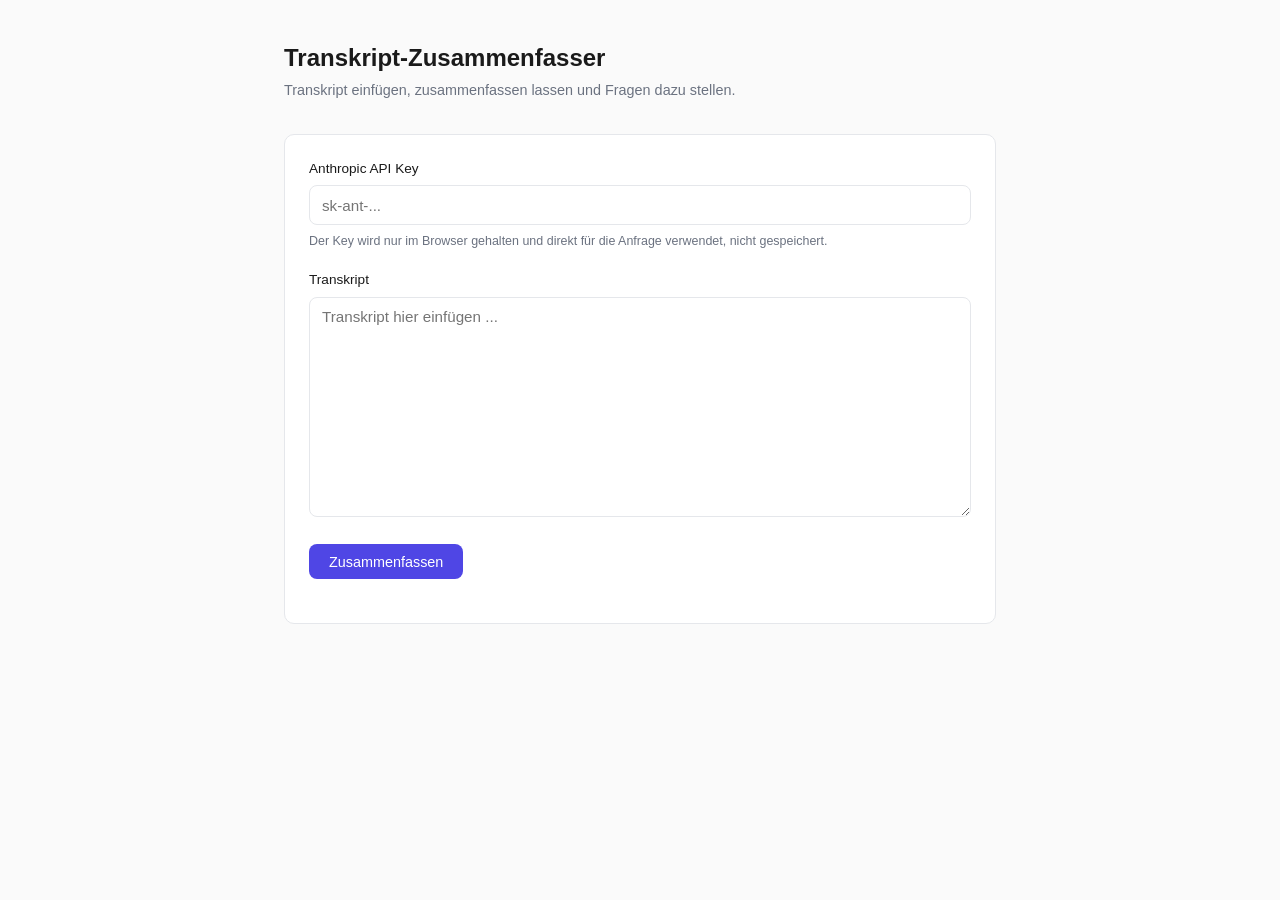
<file: transcript_summarizer/templates/index.html>
<!DOCTYPE html>
<html lang="de">
<head>
<meta charset="UTF-8" />
<meta name="viewport" content="width=device-width, initial-scale=1.0" />
<title>Transkript-Zusammenfasser</title>
<style>
  *, *::before, *::after { box-sizing: border-box; margin: 0; padding: 0; }
  :root {
    --bg: #fafafa;
    --card: #ffffff;
    --text: #1a1a1a;
    --muted: #6b7280;
    --border: #e5e7eb;
    --accent: #4f46e5;
    --accent-hover: #4338ca;
    --highlight-bg: #fef9c3;
    --highlight-border: #eab308;
    --radius: 10px;
  }
  body {
    font-family: -apple-system, BlinkMacSystemFont, "Segoe UI", Roboto, Helvetica, Arial, sans-serif;
    background: var(--bg);
    color: var(--text);
    line-height: 1.5;
  }
  .wrap {
    max-width: 760px;
    margin: 0 auto;
    padding: 2.5rem 1.5rem 4rem;
  }
  h1 {
    font-size: 1.5rem;
    font-weight: 600;
    margin-bottom: 0.25rem;
  }
  .subtitle {
    color: var(--muted);
    font-size: 0.9rem;
    margin-bottom: 2rem;
  }
  .card {
    background: var(--card);
    border: 1px solid var(--border);
    border-radius: var(--radius);
    padding: 1.5rem;
    margin-bottom: 1.5rem;
  }
  label {
    display: block;
    font-size: 0.85rem;
    font-weight: 500;
    margin-bottom: 0.4rem;
  }
  .hint {
    font-size: 0.78rem;
    color: var(--muted);
    margin-top: 0.4rem;
  }
  input[type="password"],
  input[type="text"],
  textarea {
    width: 100%;
    font-family: inherit;
    font-size: 0.95rem;
    padding: 0.65rem 0.75rem;
    border: 1px solid var(--border);
    border-radius: 8px;
    background: #fff;
    color: var(--text);
    resize: vertical;
  }
  input:focus, textarea:focus {
    outline: none;
    border-color: var(--accent);
    box-shadow: 0 0 0 3px rgba(79, 70, 229, 0.1);
  }
  textarea#transcript {
    min-height: 220px;
  }
  .field {
    margin-bottom: 1.25rem;
  }
  .field:last-child { margin-bottom: 0; }
  button {
    font-family: inherit;
    font-size: 0.9rem;
    font-weight: 500;
    padding: 0.6rem 1.25rem;
    border: none;
    border-radius: 8px;
    background: var(--accent);
    color: #fff;
    cursor: pointer;
    transition: background 0.15s ease;
  }
  button:hover:not(:disabled) { background: var(--accent-hover); }
  button:disabled {
    opacity: 0.5;
    cursor: not-allowed;
  }
  .ask-row {
    display: flex;
    gap: 0.6rem;
  }
  .ask-row input { flex: 1; }
  .error {
    color: #b91c1c;
    background: #fef2f2;
    border: 1px solid #fecaca;
    border-radius: 8px;
    padding: 0.6rem 0.8rem;
    font-size: 0.85rem;
    margin-top: 0.75rem;
    display: none;
  }
  .error.show { display: block; }
  .result {
    margin-top: 1.25rem;
    padding-top: 1.25rem;
    border-top: 1px solid var(--border);
    display: none;
  }
  .result.show { display: block; }
  .result h2 {
    font-size: 0.8rem;
    text-transform: uppercase;
    letter-spacing: 0.03em;
    color: var(--muted);
    font-weight: 600;
    margin-bottom: 0.5rem;
  }
  .summary-text {
    font-size: 0.95rem;
    white-space: pre-wrap;
  }
  .qa-item {
    padding: 1rem 0;
    border-top: 1px solid var(--border);
  }
  .qa-item:first-child { border-top: none; padding-top: 0; }
  .qa-question {
    font-weight: 600;
    font-size: 0.9rem;
    margin-bottom: 0.4rem;
  }
  .qa-answer {
    font-size: 0.9rem;
    margin-bottom: 0.5rem;
  }
  .qa-quote {
    font-size: 0.85rem;
    font-style: italic;
    color: #78350f;
    background: var(--highlight-bg);
    border-left: 3px solid var(--highlight-border);
    padding: 0.5rem 0.75rem;
    border-radius: 4px;
  }
  .qa-quote-label {
    font-style: normal;
    font-weight: 600;
    font-size: 0.72rem;
    text-transform: uppercase;
    letter-spacing: 0.02em;
    color: #92400e;
    display: block;
    margin-bottom: 0.25rem;
  }
  .qa-no-quote {
    font-size: 0.82rem;
    color: var(--muted);
    font-style: italic;
  }
  .spinner {
    display: inline-block;
    width: 14px;
    height: 14px;
    border: 2px solid rgba(255,255,255,0.4);
    border-top-color: #fff;
    border-radius: 50%;
    animation: spin 0.6s linear infinite;
    margin-right: 0.4rem;
    vertical-align: -2px;
  }
  @keyframes spin { to { transform: rotate(360deg); } }
  #qa-section { display: none; }
  #qa-section.show { display: block; }
</style>
</head>
<body>
<div class="wrap">
  <h1>Transkript-Zusammenfasser</h1>
  <p class="subtitle">Transkript einfügen, zusammenfassen lassen und Fragen dazu stellen.</p>

  <div class="card">
    <div class="field">
      <label for="api-key">Anthropic API Key</label>
      <input type="password" id="api-key" placeholder="sk-ant-..." autocomplete="off" />
      <p class="hint">Der Key wird nur im Browser gehalten und direkt für die Anfrage verwendet, nicht gespeichert.</p>
    </div>
    <div class="field">
      <label for="transcript">Transkript</label>
      <textarea id="transcript" placeholder="Transkript hier einfügen ..."></textarea>
    </div>
    <div class="field">
      <button id="summarize-btn">Zusammenfassen</button>
    </div>
    <div class="error" id="summarize-error"></div>
    <div class="result" id="summary-result">
      <h2>Zusammenfassung</h2>
      <p class="summary-text" id="summary-text"></p>
    </div>
  </div>

  <div class="card" id="qa-section">
    <h2 style="font-size:1rem; margin-bottom:1rem;">Fragen zum Transkript</h2>
    <div class="ask-row">
      <input type="text" id="question" placeholder="Was wurde zu Thema X gesagt?" />
      <button id="ask-btn">Fragen</button>
    </div>
    <div class="error" id="ask-error"></div>
    <div id="qa-history"></div>
  </div>
</div>

<script>
const apiKeyInput = document.getElementById('api-key');
const transcriptInput = document.getElementById('transcript');
const summarizeBtn = document.getElementById('summarize-btn');
const summarizeError = document.getElementById('summarize-error');
const summaryResult = document.getElementById('summary-result');
const summaryText = document.getElementById('summary-text');
const qaSection = document.getElementById('qa-section');
const questionInput = document.getElementById('question');
const askBtn = document.getElementById('ask-btn');
const askError = document.getElementById('ask-error');
const qaHistory = document.getElementById('qa-history');

function showError(el, message) {
  el.textContent = message;
  el.classList.add('show');
}
function hideError(el) {
  el.classList.remove('show');
}
function setLoading(btn, loading, label) {
  btn.disabled = loading;
  btn.innerHTML = loading ? `<span class="spinner"></span>${label}` : label;
}

summarizeBtn.addEventListener('click', async () => {
  hideError(summarizeError);
  const api_key = apiKeyInput.value.trim();
  const transcript = transcriptInput.value.trim();

  if (!api_key) return showError(summarizeError, 'Bitte gib deinen Anthropic API Key ein.');
  if (!transcript) return showError(summarizeError, 'Bitte füge ein Transkript ein.');

  setLoading(summarizeBtn, true, 'Zusammenfassen');
  try {
    const res = await fetch('/api/summarize', {
      method: 'POST',
      headers: { 'Content-Type': 'application/json' },
      body: JSON.stringify({ api_key, transcript }),
    });
    const data = await res.json();
    if (!res.ok) {
      showError(summarizeError, data.error || 'Ein Fehler ist aufgetreten.');
      return;
    }
    summaryText.textContent = data.summary;
    summaryResult.classList.add('show');
    qaSection.classList.add('show');
  } catch (e) {
    showError(summarizeError, 'Verbindung zum Server fehlgeschlagen.');
  } finally {
    setLoading(summarizeBtn, false, 'Zusammenfassen');
  }
});

askBtn.addEventListener('click', async () => {
  hideError(askError);
  const api_key = apiKeyInput.value.trim();
  const transcript = transcriptInput.value.trim();
  const question = questionInput.value.trim();

  if (!api_key) return showError(askError, 'Bitte gib deinen Anthropic API Key ein.');
  if (!transcript) return showError(askError, 'Bitte füge ein Transkript ein.');
  if (!question) return showError(askError, 'Bitte gib eine Frage ein.');

  setLoading(askBtn, true, 'Fragen');
  try {
    const res = await fetch('/api/ask', {
      method: 'POST',
      headers: { 'Content-Type': 'application/json' },
      body: JSON.stringify({ api_key, transcript, question }),
    });
    const data = await res.json();
    if (!res.ok) {
      showError(askError, data.error || 'Ein Fehler ist aufgetreten.');
      return;
    }

    const item = document.createElement('div');
    item.className = 'qa-item';
    const quoteHtml = data.found
      ? `<div class="qa-quote"><span class="qa-quote-label">Fundstelle im Transkript</span>${escapeHtml(data.quote)}</div>`
      : `<p class="qa-no-quote">Keine eindeutige Textstelle im Transkript gefunden.</p>`;
    item.innerHTML = `
      <div class="qa-question">${escapeHtml(question)}</div>
      <div class="qa-answer">${escapeHtml(data.answer)}</div>
      ${quoteHtml}
    `;
    qaHistory.prepend(item);
    questionInput.value = '';
  } catch (e) {
    showError(askError, 'Verbindung zum Server fehlgeschlagen.');
  } finally {
    setLoading(askBtn, false, 'Fragen');
  }
});

questionInput.addEventListener('keydown', (e) => {
  if (e.key === 'Enter') askBtn.click();
});

function escapeHtml(str) {
  const div = document.createElement('div');
  div.textContent = str;
  return div.innerHTML;
}
</script>
</body>
</html>
</file>
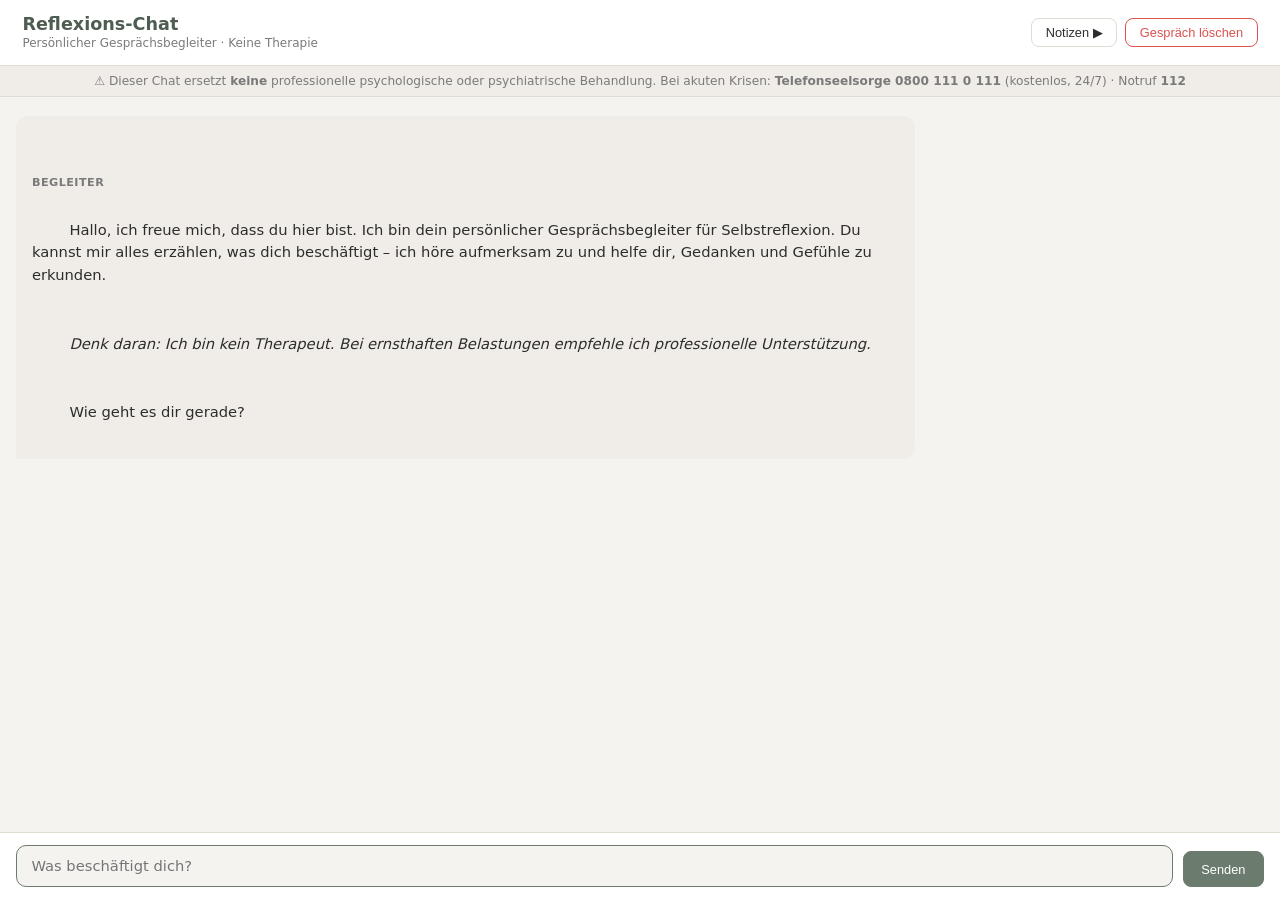
<file: templates/chat.html>
<!DOCTYPE html>
<html lang="de">
<head>
  <meta charset="UTF-8" />
  <meta name="viewport" content="width=device-width, initial-scale=1.0" />
  <title>Reflexions-Chat</title>
  <style>
    /* ── Reset & Basis ── */
    *, *::before, *::after { box-sizing: border-box; margin: 0; padding: 0; }

    :root {
      --bg:        #f5f3ef;
      --surface:   #ffffff;
      --border:    #e0dbd3;
      --accent:    #6b7c6e;   /* gedämpftes Grün */
      --accent-dk: #4e5c51;
      --text:      #2d2d2d;
      --text-muted:#7a7a7a;
      --user-bg:   #dce8df;
      --bot-bg:    #f0ede8;
      --crisis-bg: #fff3cd;
      --crisis-bdr:#e6a817;
      --radius:    12px;
      --font: 'Segoe UI', system-ui, sans-serif;
    }

    body {
      font-family: var(--font);
      background: var(--bg);
      color: var(--text);
      height: 100dvh;
      display: flex;
      flex-direction: column;
      overflow: hidden;
    }

    /* ── Header ── */
    header {
      background: var(--surface);
      border-bottom: 1px solid var(--border);
      padding: 0.9rem 1.4rem;
      display: flex;
      align-items: center;
      justify-content: space-between;
      flex-shrink: 0;
    }
    header h1 { font-size: 1.1rem; font-weight: 600; color: var(--accent-dk); }
    header .subtitle {
      font-size: 0.75rem;
      color: var(--text-muted);
      margin-top: 2px;
    }
    .header-actions { display: flex; gap: 0.5rem; }

    /* ── Buttons (allgemein) ── */
    button {
      cursor: pointer;
      border: 1px solid var(--border);
      border-radius: 8px;
      padding: 0.4rem 0.85rem;
      font-size: 0.8rem;
      background: var(--surface);
      color: var(--text);
      transition: background 0.15s, border-color 0.15s;
    }
    button:hover { background: var(--bg); border-color: var(--accent); }
    button.primary {
      background: var(--accent);
      color: #fff;
      border-color: var(--accent);
    }
    button.primary:hover { background: var(--accent-dk); }
    button.danger { border-color: #d9534f; color: #d9534f; }
    button.danger:hover { background: #fdf0f0; }

    /* ── Haupt-Layout ── */
    main {
      flex: 1;
      display: flex;
      overflow: hidden;
    }

    /* ── Chatverlauf ── */
    #chat-area {
      flex: 1;
      display: flex;
      flex-direction: column;
      overflow: hidden;
    }

    #messages {
      flex: 1;
      overflow-y: auto;
      padding: 1.2rem 1rem;
      display: flex;
      flex-direction: column;
      gap: 0.9rem;
      scroll-behavior: smooth;
    }

    /* ── Nachrichten-Bubbles ── */
    .msg {
      max-width: 72%;
      padding: 0.75rem 1rem;
      border-radius: var(--radius);
      line-height: 1.55;
      font-size: 0.92rem;
      word-break: break-word;
      white-space: pre-wrap;
    }
    .msg.user {
      align-self: flex-end;
      background: var(--user-bg);
      border-bottom-right-radius: 3px;
    }
    .msg.bot {
      align-self: flex-start;
      background: var(--bot-bg);
      border-bottom-left-radius: 3px;
    }
    .msg.crisis-hint {
      background: var(--crisis-bg);
      border-left: 3px solid var(--crisis-bdr);
      font-size: 0.85rem;
    }
    .msg .sender {
      font-size: 0.7rem;
      font-weight: 600;
      color: var(--text-muted);
      margin-bottom: 0.3rem;
      text-transform: uppercase;
      letter-spacing: 0.04em;
    }

    /* Markdown-ähnliche Formatierung für Bot-Nachrichten */
    .msg.bot strong { font-weight: 600; }
    .msg.bot hr { border: none; border-top: 1px solid var(--border); margin: 0.5rem 0; }
    .msg.bot a { color: var(--accent-dk); }

    /* ── Typing-Indikator ── */
    #typing {
      align-self: flex-start;
      background: var(--bot-bg);
      padding: 0.6rem 1rem;
      border-radius: var(--radius);
      border-bottom-left-radius: 3px;
      font-size: 0.85rem;
      color: var(--text-muted);
      display: none;
    }
    #typing span {
      display: inline-block;
      animation: blink 1.2s infinite;
    }
    #typing span:nth-child(2) { animation-delay: 0.2s; }
    #typing span:nth-child(3) { animation-delay: 0.4s; }
    @keyframes blink {
      0%, 80%, 100% { opacity: 0.2; }
      40%           { opacity: 1;   }
    }

    /* ── Eingabebereich ── */
    #input-area {
      border-top: 1px solid var(--border);
      background: var(--surface);
      padding: 0.8rem 1rem;
      display: flex;
      gap: 0.6rem;
      align-items: flex-end;
      flex-shrink: 0;
    }
    #user-input {
      flex: 1;
      resize: none;
      border: 1px solid var(--border);
      border-radius: 10px;
      padding: 0.6rem 0.9rem;
      font-family: inherit;
      font-size: 0.92rem;
      line-height: 1.4;
      max-height: 140px;
      overflow-y: auto;
      background: var(--bg);
      color: var(--text);
      outline: none;
      transition: border-color 0.15s;
    }
    #user-input:focus { border-color: var(--accent); }
    #send-btn { padding: 0.6rem 1.1rem; }

    /* ── Gedächtnis-Panel (Seitenleiste) ── */
    #memory-panel {
      width: 280px;
      border-left: 1px solid var(--border);
      background: var(--surface);
      display: flex;
      flex-direction: column;
      overflow: hidden;
      transition: width 0.2s;
    }
    #memory-panel.collapsed { width: 0; overflow: hidden; border-left: none; }

    #memory-header {
      padding: 0.9rem 1rem;
      border-bottom: 1px solid var(--border);
      display: flex;
      align-items: center;
      justify-content: space-between;
      font-size: 0.85rem;
      font-weight: 600;
      color: var(--accent-dk);
      flex-shrink: 0;
    }

    #memory-content {
      flex: 1;
      overflow-y: auto;
      padding: 0.8rem 1rem;
      font-size: 0.82rem;
      line-height: 1.5;
    }
    .mem-section { margin-bottom: 1rem; }
    .mem-section h4 {
      font-size: 0.72rem;
      text-transform: uppercase;
      letter-spacing: 0.05em;
      color: var(--text-muted);
      margin-bottom: 0.35rem;
    }
    .mem-section ul { list-style: disc; padding-left: 1.1rem; }
    .mem-section li { margin-bottom: 0.2rem; }
    .mem-empty { color: var(--text-muted); font-style: italic; font-size: 0.8rem; }
    .mem-updated { font-size: 0.72rem; color: var(--text-muted); margin-top: 0.5rem; }

    #memory-actions {
      padding: 0.7rem 1rem;
      border-top: 1px solid var(--border);
      display: flex;
      gap: 0.5rem;
      flex-shrink: 0;
    }

    /* ── Disclaimer-Banner ── */
    #disclaimer {
      background: #f0ede8;
      border-bottom: 1px solid var(--border);
      padding: 0.5rem 1rem;
      font-size: 0.76rem;
      color: var(--text-muted);
      text-align: center;
      flex-shrink: 0;
    }
    #disclaimer a { color: var(--accent-dk); }

    /* ── Responsiv ── */
    @media (max-width: 600px) {
      #memory-panel { display: none; }
      .msg { max-width: 90%; }
    }
  </style>
</head>
<body>

<header>
  <div>
    <h1>Reflexions-Chat</h1>
    <div class="subtitle">Persönlicher Gesprächsbegleiter · Keine Therapie</div>
  </div>
  <div class="header-actions">
    <button onclick="toggleMemory()" id="mem-toggle-btn">Notizen ▶</button>
    <button onclick="clearHistory()" class="danger">Gespräch löschen</button>
  </div>
</header>

<div id="disclaimer">
  ⚠️ Dieser Chat ersetzt <strong>keine</strong> professionelle psychologische oder psychiatrische Behandlung.
  Bei akuten Krisen: <strong>Telefonseelsorge 0800 111 0 111</strong> (kostenlos, 24/7) · Notruf <strong>112</strong>
</div>

<main>
  <!-- Chatverlauf -->
  <div id="chat-area">
    <div id="messages">
      <div class="msg bot">
        <div class="sender">Begleiter</div>
        Hallo, ich freue mich, dass du hier bist. Ich bin dein persönlicher Gesprächsbegleiter für Selbstreflexion. Du kannst mir alles erzählen, was dich beschäftigt – ich höre aufmerksam zu und helfe dir, Gedanken und Gefühle zu erkunden.<br><br>
        <em>Denk daran: Ich bin kein Therapeut. Bei ernsthaften Belastungen empfehle ich professionelle Unterstützung.</em><br><br>
        Wie geht es dir gerade?
      </div>
    </div>
    <div id="typing"><span>●</span><span>●</span><span>●</span></div>
    <div id="input-area">
      <textarea id="user-input" placeholder="Was beschäftigt dich?" rows="1"></textarea>
      <button class="primary" id="send-btn" onclick="sendMessage()">Senden</button>
    </div>
  </div>

  <!-- Gedächtnis-Panel -->
  <aside id="memory-panel" class="collapsed">
    <div id="memory-header">
      <span>Gespeicherte Notizen</span>
      <button onclick="loadMemory()" title="Aktualisieren" style="padding:0.2rem 0.5rem;font-size:0.75rem;">↻</button>
    </div>
    <div id="memory-content">
      <div class="mem-empty">Lade Notizen…</div>
    </div>
    <div id="memory-actions">
      <button onclick="clearMemory()" class="danger" style="flex:1;">Notizen löschen</button>
    </div>
  </aside>
</main>

<script>
  const messagesEl = document.getElementById('messages');
  const inputEl    = document.getElementById('user-input');
  const typingEl   = document.getElementById('typing');
  const sendBtn    = document.getElementById('send-btn');

  // Textfeld automatisch wachsen lassen
  inputEl.addEventListener('input', () => {
    inputEl.style.height = 'auto';
    inputEl.style.height = Math.min(inputEl.scrollHeight, 140) + 'px';
  });

  // Enter = Senden (Shift+Enter = Zeilenumbruch)
  inputEl.addEventListener('keydown', e => {
    if (e.key === 'Enter' && !e.shiftKey) { e.preventDefault(); sendMessage(); }
  });

  function scrollToBottom() {
    messagesEl.scrollTop = messagesEl.scrollHeight;
  }

  function appendMessage(role, text) {
    const div = document.createElement('div');
    div.className = 'msg ' + role;
    const label = role === 'user' ? 'Du' : 'Begleiter';
    // Einfaches Markdown: **fett**, Trennlinien, Zeilenumbrüche
    const formatted = text
      .replace(/\*\*(.*?)\*\*/g, '<strong>$1</strong>')
      .replace(/---/g, '<hr>')
      .replace(/\n/g, '<br>');
    div.innerHTML = `<div class="sender">${label}</div>${formatted}`;
    messagesEl.appendChild(div);
    scrollToBottom();
    return div;
  }

  async function sendMessage() {
    const text = inputEl.value.trim();
    if (!text) return;

    appendMessage('user', text);
    inputEl.value = '';
    inputEl.style.height = 'auto';
    sendBtn.disabled = true;
    typingEl.style.display = 'block';
    messagesEl.appendChild(typingEl);
    scrollToBottom();

    try {
      const res = await fetch('/chat', {
        method: 'POST',
        headers: { 'Content-Type': 'application/json' },
        body: JSON.stringify({ message: text }),
      });
      const data = await res.json();
      typingEl.style.display = 'none';

      if (data.error) {
        appendMessage('bot', '⚠️ Fehler: ' + data.error);
      } else {
        appendMessage('bot', data.reply);
        // Gedächtnis-Panel aktualisieren, falls geöffnet
        if (!document.getElementById('memory-panel').classList.contains('collapsed')) {
          loadMemory();
        }
      }
    } catch (err) {
      typingEl.style.display = 'none';
      appendMessage('bot', '⚠️ Verbindungsfehler. Bitte prüfe, ob die App läuft.');
    }
    sendBtn.disabled = false;
    inputEl.focus();
  }

  // ── Gedächtnis-Panel ────────────────────────────────────────────────────────

  let memoryVisible = false;

  function toggleMemory() {
    memoryVisible = !memoryVisible;
    const panel = document.getElementById('memory-panel');
    const btn   = document.getElementById('mem-toggle-btn');
    if (memoryVisible) {
      panel.classList.remove('collapsed');
      btn.textContent = 'Notizen ◀';
      loadMemory();
    } else {
      panel.classList.add('collapsed');
      btn.textContent = 'Notizen ▶';
    }
  }

  async function loadMemory() {
    const content = document.getElementById('memory-content');
    try {
      const res  = await fetch('/memory');
      const mem  = await res.json();
      content.innerHTML = renderMemory(mem);
    } catch {
      content.innerHTML = '<div class="mem-empty">Fehler beim Laden.</div>';
    }
  }

  function renderMemory(mem) {
    const sections = [
      { key: 'topics',           label: 'Themen' },
      { key: 'concerns',         label: 'Sorgen & Herausforderungen' },
      { key: 'important_people', label: 'Wichtige Personen' },
      { key: 'progress',         label: 'Fortschritte & Erkenntnisse' },
    ];
    let html = '';
    let hasContent = false;

    for (const s of sections) {
      const items = mem[s.key] || [];
      if (items.length === 0) continue;
      hasContent = true;
      html += `<div class="mem-section">
        <h4>${s.label}</h4>
        <ul>${items.map(i => `<li>${escHtml(i)}</li>`).join('')}</ul>
      </div>`;
    }

    if (mem.raw_summary) {
      hasContent = true;
      html += `<div class="mem-section">
        <h4>Zusammenfassung</h4>
        <p>${escHtml(mem.raw_summary)}</p>
      </div>`;
    }

    if (!hasContent) {
      html = '<div class="mem-empty">Noch keine Notizen gespeichert.</div>';
    }

    if (mem.last_updated) {
      html += `<div class="mem-updated">Zuletzt aktualisiert: ${mem.last_updated}</div>`;
    }
    return html;
  }

  function escHtml(str) {
    return String(str)
      .replace(/&/g, '&amp;')
      .replace(/</g, '&lt;')
      .replace(/>/g, '&gt;');
  }

  async function clearMemory() {
    if (!confirm('Alle gespeicherten Notizen löschen?')) return;
    await fetch('/memory/clear', { method: 'POST' });
    loadMemory();
  }

  async function clearHistory() {
    if (!confirm('Den aktuellen Gesprächsverlauf löschen?')) return;
    await fetch('/history/clear', { method: 'POST' });
    messagesEl.innerHTML = '';
    appendMessage('bot',
      'Gespräch gelöscht. Wie geht es dir – womit möchtest du beginnen?');
  }

  // Fokus beim Start
  inputEl.focus();
</script>
</body>
</html>
</file>
